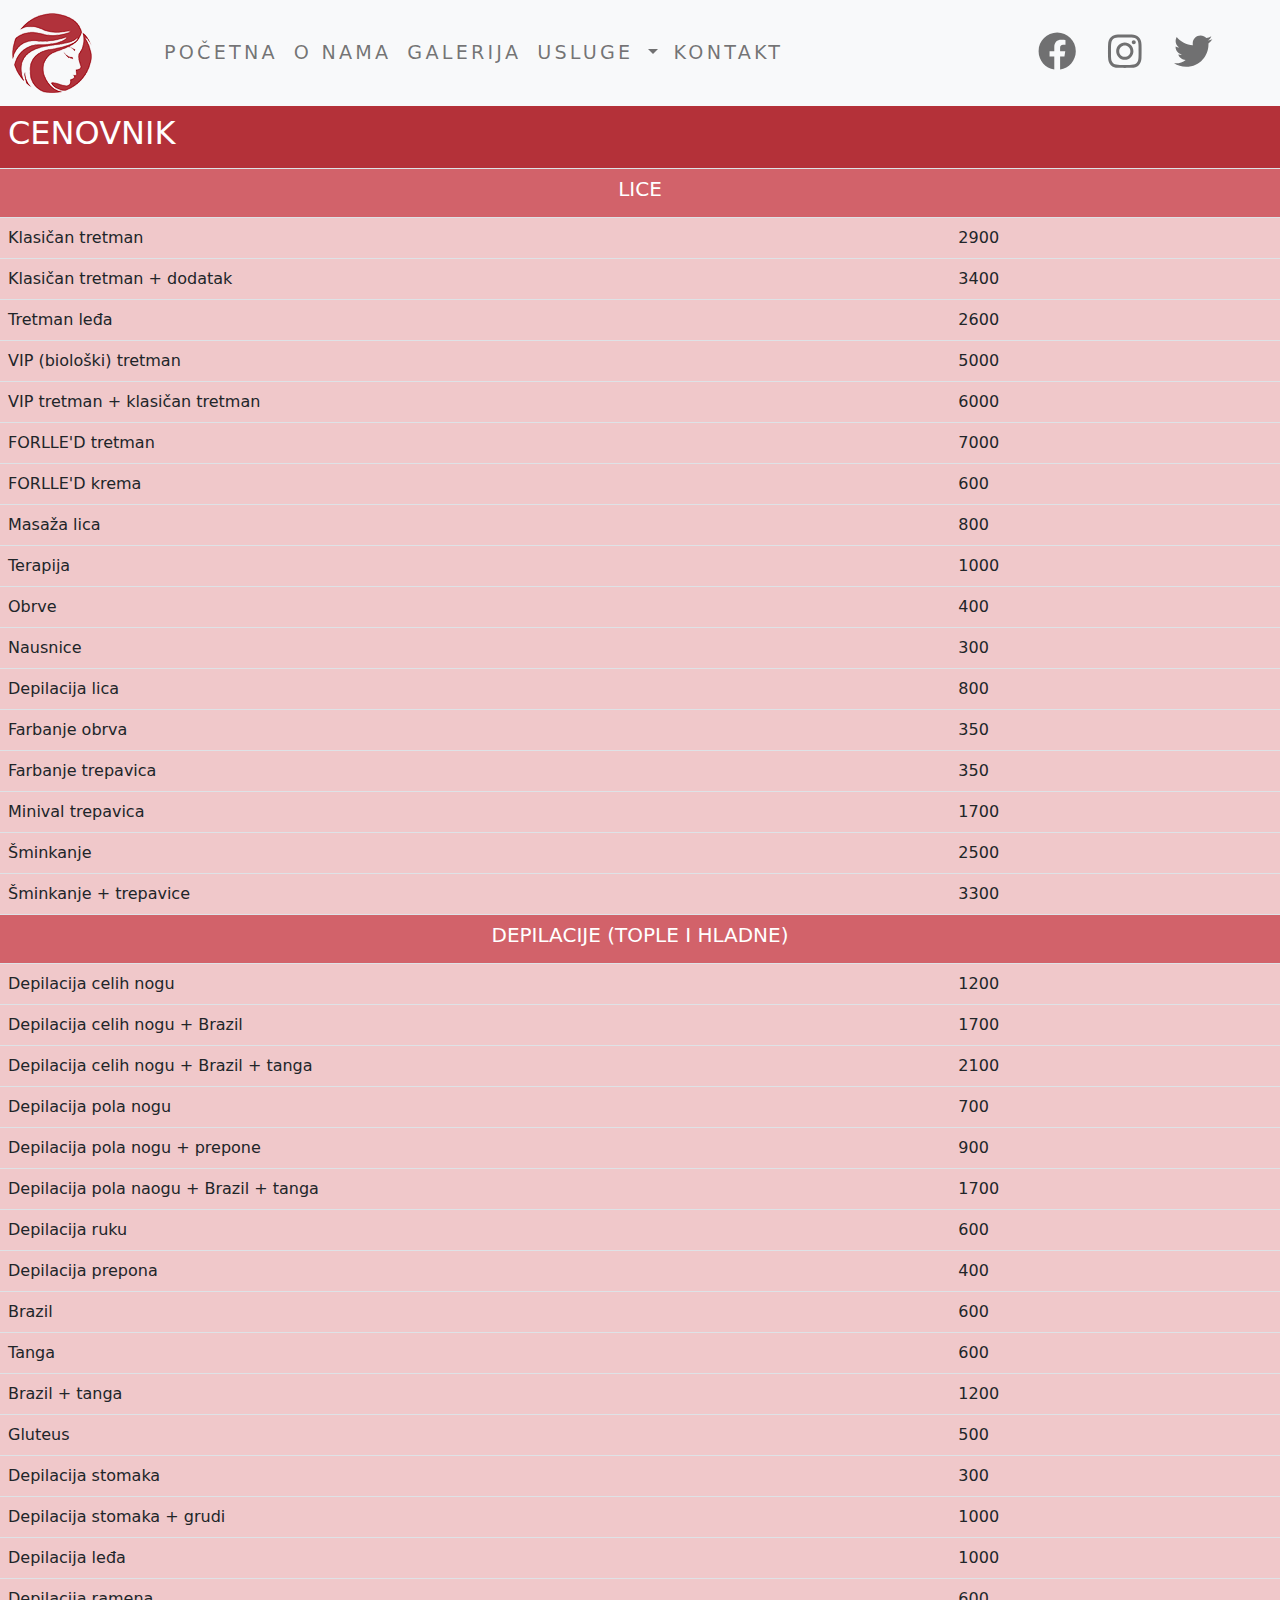
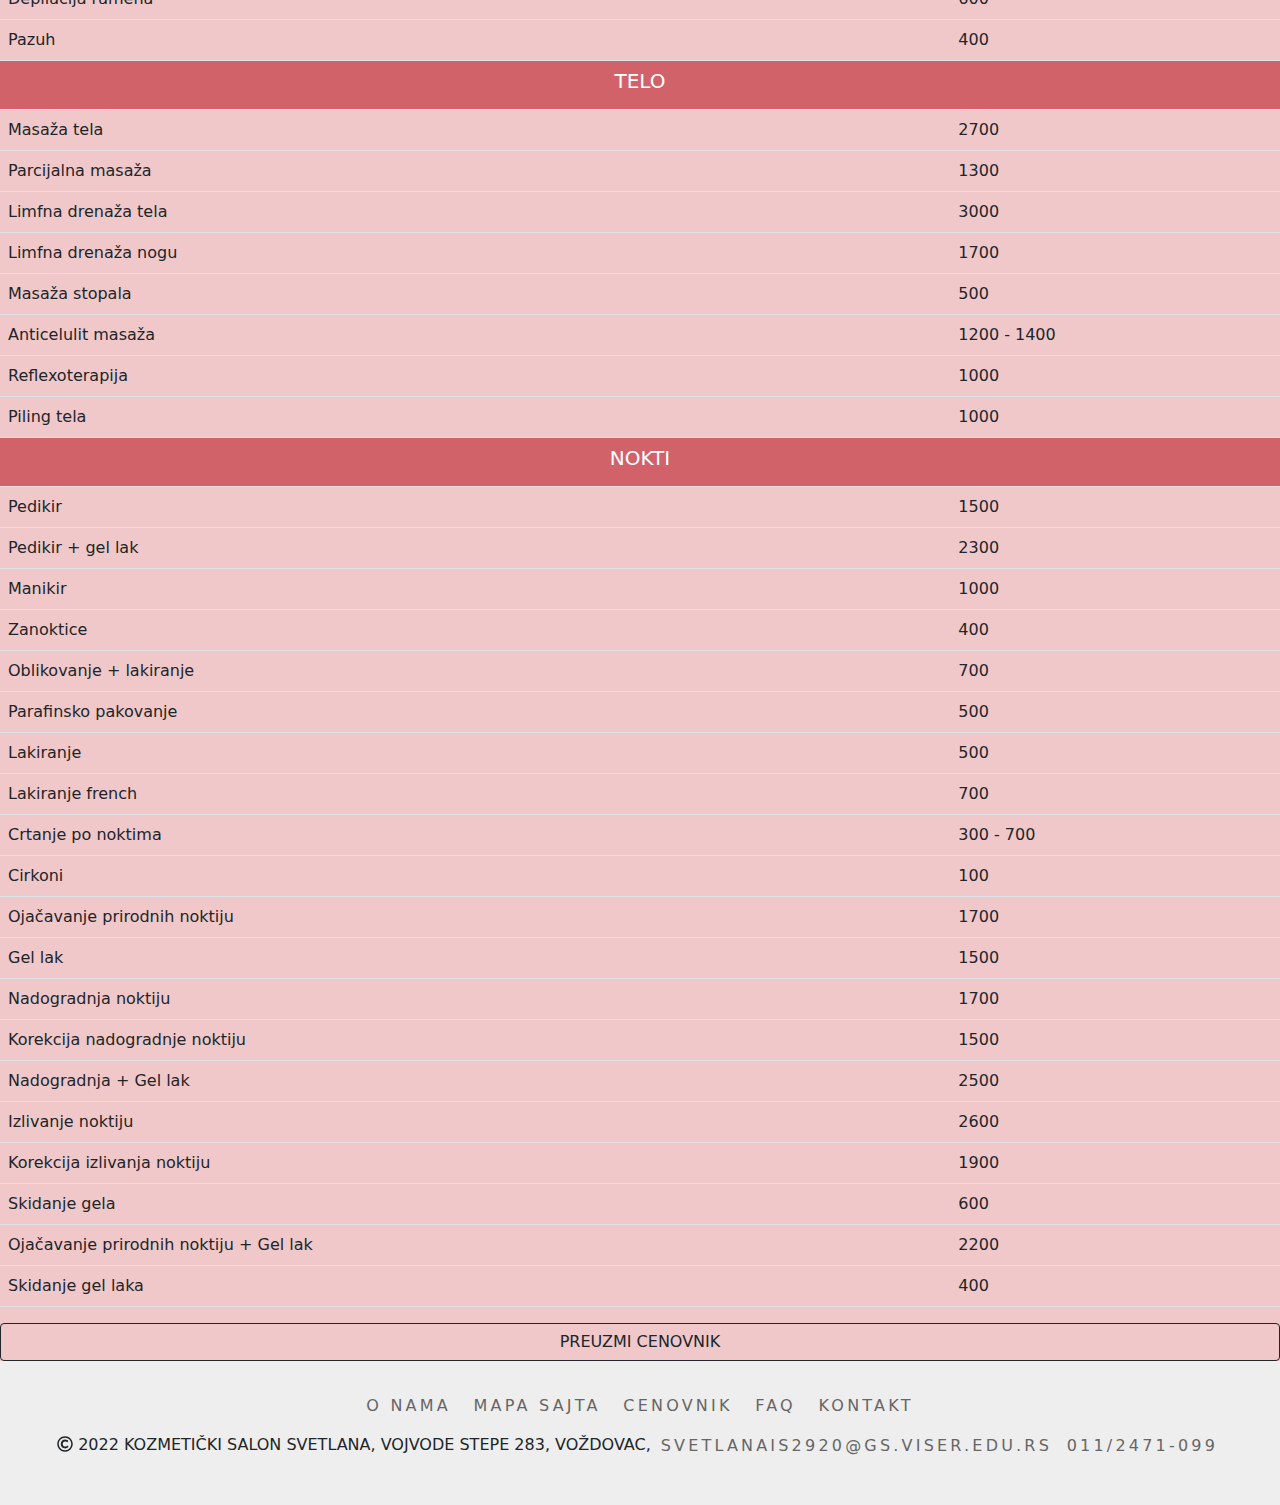
<file: cenovnik.html>
<!doctype html>
<html lang="en">
  <head>
    <!-- Required meta tags -->
    <meta charset="utf-8">
    <meta name="viewport" content="width=device-width, initial-scale=1">
    <meta name="description" content="Kozmetički salon pruža usluge depilacija, tretmana lica, piling, manikir, pedikir, masaže
    možete videti cene tretmana">
    <meta name="keywords" content="kozmeticki salon, cenovnik, depilacija, manikir, pedikir, piling, tretmani lica, vocne kiseline, cescenje lica, ultrazvucna spatula, dermapen, masaza, relaks masaza, relax, masaza kamenjem">
    <meta name="author" content="Svetlana Dudes, svetlanais2920@gs.viser.edu.rs">
    <!-- Bootstrap CSS -->
    <link href="css/bootstrap.min.css" type="text/css" rel="stylesheet">
    <link rel="stylesheet" href="css/novistil.css">
    <link rel="shortcut icon" href="slike/logo.png">
    <style>
      body{
        background-color: rgb(240, 200, 202);
  }
  
</style>
    <title>Cenovnik usluga</title>
  </head>
  <body class="d-flex flex-column min-vh-100">
    <nav class="navbar navbar-expand-lg navbar-light bg-light">
      <div class="container-fluid">
        <a class="navbar-brand" href="index.html"><img src="slike/logo1.png" alt="logo sajta"></a>
        <button class="navbar-toggler" type="button" data-bs-toggle="collapse" data-bs-target="#navbarSupportedContent" aria-controls="navbarSupportedContent" aria-expanded="false" aria-label="Toggle navigation">
          <span class="navbar-toggler-icon"></span>
        </button>
        <div class="collapse navbar-collapse" id="navbarSupportedContent">
          <ul class="navbar-nav me-auto mb-2 mb-lg-0 ms-5">
            <li class="nav-item">
              <a class="nav-link" aria-current="page" href="index.html">Početna</a>
            </li>
            <li class="nav-item">
              <a class="nav-link" href="onama.html">O nama</a>
            </li>
            <li class="nav-item">
              <a class="nav-link" href="galerija.html">Galerija</a>
            </li>
            <li class="nav-item dropdown">
              <a class="nav-link dropdown-toggle" href="#" id="navbarDropdown" role="button" data-bs-toggle="dropdown" aria-expanded="false">
                Usluge
              </a>
              <ul class="dropdown-menu" aria-labelledby="navbarDropdown">
                <li><a class="dropdown-item" href="manikir.html">Manikir i pedikir</a></li>
                <li><hr class="dropdown-divider"></li>
                <li><a class="dropdown-item" href="tretmani_lica.html">Tretmani lica</a></li>
                <li><hr class="dropdown-divider"></li>
                <li><a class="dropdown-item" href="masaze.html">Masaže</a></li>
                <li><hr class="dropdown-divider"></li>
                <li><a class="dropdown-item" href="depilacija.html">Depilacija</a></li>
              </ul>
            </li>
            
            <li class="nav-item">
              <a class="nav-link" href="kontakt.html">Kontakt</a>
            </li>
            
          </ul>
          
          <ul class="navbar-nav me-5">
            <li class="nav-item" style="padding-right: 1em;">
              <a class="nav-link" id="fb" href="https://www.facebook.com/svetlana.dudes/" target="_blank"><i class="fab fa-facebook fa-2x"></i></a>
            </li>
              <li class="nav-item" style="padding-right: 1em;">
                <a class="nav-link" id="insta" href="https://www.instagram.com/_svetlanaa_01/" target="_blank"><i class="fab fa-instagram fa-2x"></i></a>
              </li>
              <li class="nav-item">
                <a class="nav-link" id="tw" href="https://twitter.com/?lang=sr" target="_blank"><i class="fab fa-twitter fa-2x"></i></a>
              </li>
            
          </ul>
          
        </div>
      </div>
    </nav>


    <div class="table-responsive">
      <table class="table">
  
      <tr class="trhead">
      <td style="background-color: rgb(180, 49, 57); text-align: center;" colspan="2">
     <h2 style="text-align: left;text-transform: uppercase; color: white;"  >Cenovnik</h2></td></tr>
     <tr class="trhead">
      <td style="background-color: rgb(210, 98, 106); text-align: center;" colspan="2">
        <h5 style="text-align: center;color: white;" >LICE</h5>
      </td>
      </tr>
      <tr>
      <td>Klasičan tretman</td>
      <td>2900</td>
      </tr>
      <tr>
      <td>Klasičan tretman + dodatak</td>
      <td>3400</td>
      </tr>
      <tr>
      <td>Tretman leđa</td>
      <td>2600</td>
      </tr>
      <tr>
      <td>VIP (biološki) tretman</td>
      <td>5000</td>
      </tr>
      <tr>
      <td>VIP tretman + klasičan tretman</td>
      <td>6000</td>
      </tr>
      <tr>
      <td>FORLLE'D tretman</td>
      <td>7000</td>
      </tr>
      <tr>
      <td>FORLLE'D krema</td>
      <td>600</td>
      </tr>
      <tr>
      <td>Masaža lica</td>
      <td>800</td>
      </tr>
      <tr>
      <td>Terapija</td>
      <td>1000</td>
      </tr>
      <tr>
      <td>Obrve</td>
      <td>400</td>
      </tr>
      <tr>
      <td>Nausnice</td>
      <td>300</td>
      </tr>
      <tr>
      <td>Depilacija lica</td>
      <td>800</td>
      </tr>
      <tr>
      <td>Farbanje obrva</td>
      <td>350</td>
      </tr>
      <tr>
      <td>Farbanje trepavica</td>
      <td>350</td>
      </tr>
      <tr>
      <td>Minival trepavica</td>
      <td>1700</td>
      </tr>
      <tr>
      <td>Šminkanje</td>
      <td>2500</td>
      </tr>
      <tr>
      <td>Šminkanje + trepavice</td>
      <td>3300</td>
      </tr>
      <tr class="trhead">
      <td style="text-align: center;background-color: rgb(210, 98, 106);" colspan="2">
          <h5 style="color: white;">DEPILACIJE (TOPLE I HLADNE)</h5>
      </td>
      </tr>
      <tr>
      <td>Depilacija celih nogu </td>
      <td>1200</td>
      </tr>
      <tr>
      <td>Depilacija celih nogu + Brazil</td>
      <td>1700</td>
      </tr>
      <tr>
      <td>Depilacija celih nogu + Brazil + tanga </td>
      <td>2100</td>
      </tr>
      <tr>
      <td>Depilacija pola nogu</td>
      <td>700</td>
      </tr>
      <tr>
      <td>Depilacija pola nogu + prepone</td>
      <td>900</td>
      </tr>
      <tr>
      <td>Depilacija pola naogu + Brazil + tanga</td>
      <td>1700</td>
      </tr>
      <tr>
      <td>Depilacija ruku</td>
      <td>600</td>
      </tr>
      <tr>
      <td>Depilacija prepona</td>
      <td>400</td>
      </tr>
      <tr>
      <td>Brazil</td>
      <td>600</td>
      </tr>
      <tr>
      <td>Tanga</td>
      <td>600</td>
      </tr>
      <tr>
      <td>Brazil + tanga</td>
      <td>1200</td>
      </tr>
      <tr>
      <td>Gluteus</td>
      <td>500</td>
      </tr>
      <tr>
      <td>Depilacija stomaka</td>
      <td>300</td>
      </tr>
      <tr>
      <td>Depilacija stomaka + grudi</td>
      <td>1000</td>
      </tr>
      <tr>
      <td>Depilacija leđa</td>
      <td>1000</td>
      </tr>
      <tr>
      <td>Depilacija ramena</td>
      <td>600</td>
      </tr>
      <tr>
      <td>Pazuh</td>
      <td>400</td>
      </tr>
      <tr class="trhead">
      <td style="text-align: center;background-color: rgb(210, 98, 106)" colspan="2">
          <h5 style="color: white;">TELO</h5>
      </td>
      </tr>
      <tr>
      <td>Masaža tela</td>
      <td>2700</td>
      </tr>
      <tr>
      <td>Parcijalna masaža </td>
      <td>1300</td>
      </tr>
      <tr>
      <td>Limfna drenaža tela</td>
      <td>3000</td>
      </tr>
      <tr>
      <td>Limfna drenaža nogu</td>
      <td>1700</td>
      </tr>
      <tr>
      <td>Masaža stopala</td>
      <td>500</td>
      </tr>
      <tr>
      <td>Anticelulit masaža</td>
      <td>1200 - 1400</td>
      </tr>
      <tr>
      <td>Reflexoterapija</td>
      <td>1000</td>
      </tr>
      <tr>
      <td>Piling tela</td>
      <td>1000</td>
      </tr>
      <tr class="trhead">
      <td style="text-align: center;background-color: rgb(210, 98, 106)" colspan="2">
          <h5 style="color: white;">NOKTI</h5>
      </td>
      </tr>
      <tr>
      <td>Pedikir</td>
      <td>1500</td>
      </tr>
      <tr>
      <td>Pedikir + gel lak</td>
      <td>2300</td>
      </tr>
      <tr>
      <td>Manikir</td>
      <td>1000</td>
      </tr>
      <tr>
      <td>Zanoktice</td>
      <td>400</td>
      </tr>
      <tr>
      <td>Oblikovanje + lakiranje</td>
      <td>700</td>
      </tr>
      <tr>
      <td>Parafinsko pakovanje</td>
      <td>500</td>
      </tr>
      <tr>
      <td>Lakiranje</td>
      <td>500</td>
      </tr>
      <tr>
      <td>Lakiranje french</td>
      <td>700</td>
      </tr>
      <tr>
      <td>Crtanje po noktima</td>
      <td>300 - 700</td>
      </tr>
      <tr>
      <td>Cirkoni</td>
      <td>100</td>
      </tr>
      <tr>
      <td>Ojačavanje prirodnih noktiju</td>
      <td>1700</td>
      </tr>
      <tr>
      <td>Gel lak</td>
      <td>1500</td>
      </tr>
      <tr>
      <td>Nadogradnja noktiju</td>
      <td>1700</td>
      </tr>
      <tr>
      <td>Korekcija nadogradnje noktiju</td>
      <td>1500</td>
      </tr>
      <tr>
      <td>Nadogradnja + Gel lak</td>
      <td>2500</td>
      </tr>
      <tr>
      <td>Izlivanje noktiju</td>
      <td>2600</td>
      </tr>
      <tr>
      <td>Korekcija izlivanja noktiju</td>
      <td>1900</td>
      </tr>
      <tr>
      <td>Skidanje gela</td>
      <td>600</td>
      </tr>
      <tr>
      <td>Ojačavanje prirodnih noktiju + Gel lak</td>
      <td>2200</td>
      </tr>
      <tr>
      <td>Skidanje gel laka</td>
      <td>400</td>
      </tr>
      
      </table> 
      <div class="d-grid gap-2">
        <a class="btn btn-outline-dark" href="cenovnik.pdf" target="_blank" role="button">PREUZMI CENOVNIK</a>
      </div>
      </div> 
     
      <footer class="mt-auto">
      <div class="row text-center">
          <div class="col-12">
              <ul class="list-inline">
                  <li class="list-inline-item"><a href="onama.html">O nama</a></li>
                  <li class="list-inline-item"><a href="mapasajta.html">Mapa sajta</a></li>
                  <li class="list-inline-item"><a href="cenovnik.html">Cenovnik</a></li>
                  <li class="list-inline-item"><a href="faq.html">FAQ</a></li>
                  <li class="list-inline-item"><a href="kontakt.html">Kontakt</a></li>
              </ul>
              <p>
                  <i class="far fa-copyright" aria-hidden="true"></i> 2022 Kozmetički salon Svetlana,
                  Vojvode Stepe 283, Voždovac, <a href="mailto: svetlanais2920@gs.viser.edu.rs">svetlanais2920@gs.viser.edu.rs</a>
                  <a href="tel:+11-2471-099">011/2471-099</a>
              </p>
          </div>
      </div>
  </footer>

    <!-- Optional JavaScript; choose one of the two! -->

    <!-- Option 1: Bootstrap Bundle with Popper -->
    <script src="js/bootstrap.bundle.min.js" ></script>
    <script src="js/all.min.js"></script>

    <!-- Option 2: Separate Popper and Bootstrap JS -->
    <!--
    <script src="https://cdn.jsdelivr.net/npm/@popperjs/core@2.10.2/dist/umd/popper.min.js" integrity="sha384-7+zCNj/IqJ95wo16oMtfsKbZ9ccEh31eOz1HGyDuCQ6wgnyJNSYdrPa03rtR1zdB" crossorigin="anonymous"></script>
    <script src="https://cdn.jsdelivr.net/npm/bootstrap@5.1.3/dist/js/bootstrap.min.js" integrity="sha384-QJHtvGhmr9XOIpI6YVutG+2QOK9T+ZnN4kzFN1RtK3zEFEIsxhlmWl5/YESvpZ13" crossorigin="anonymous"></script>
    -->
  </body>
</html>
</file>
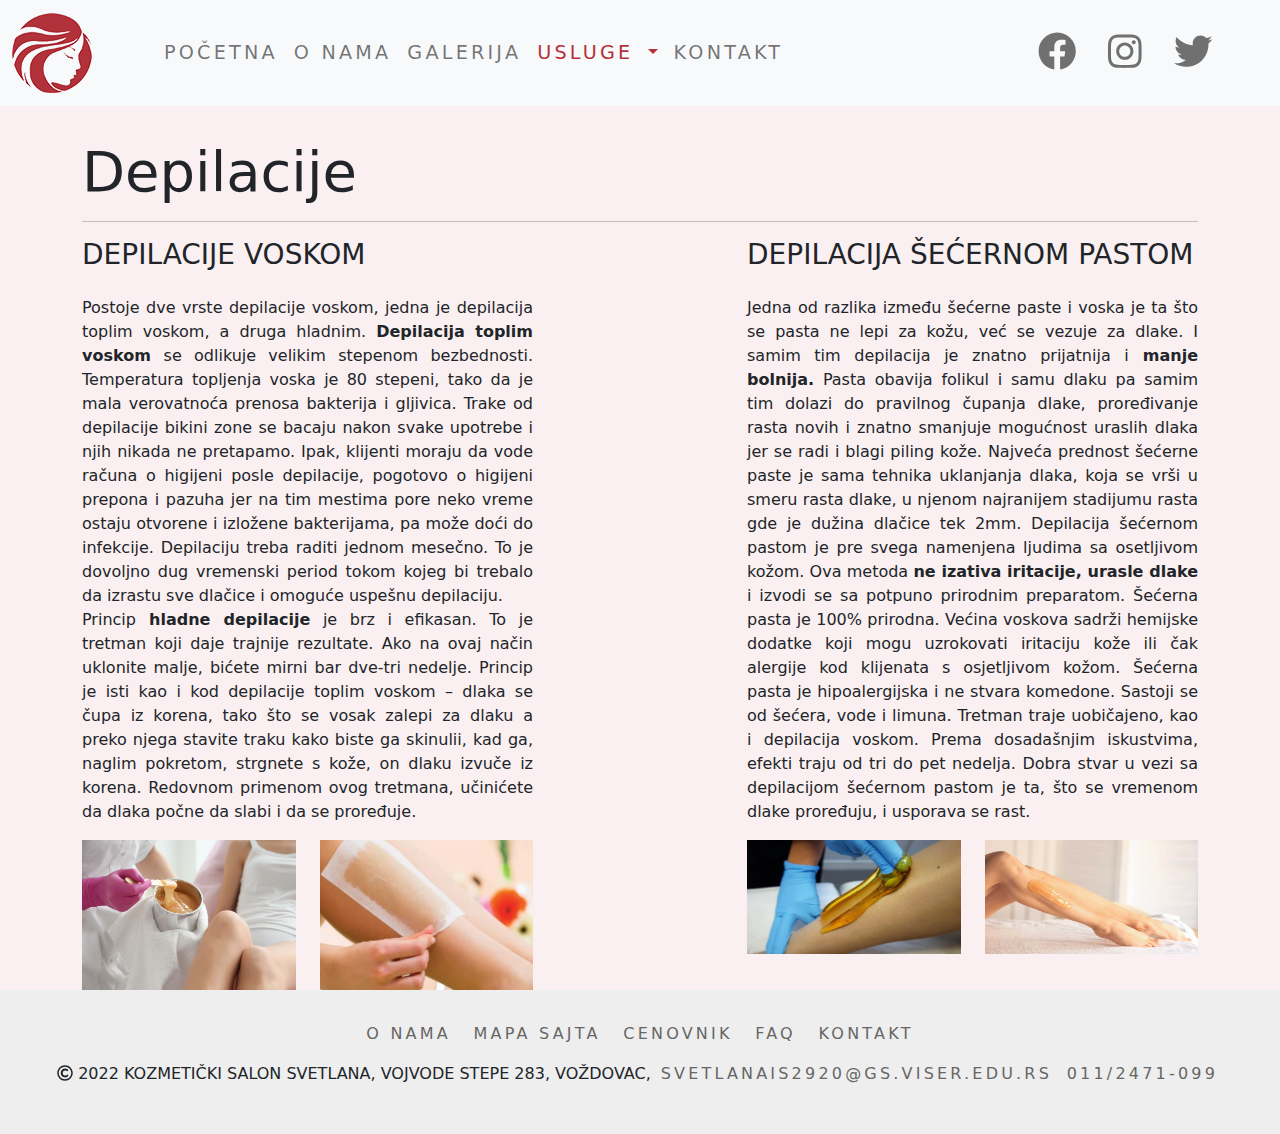
<file: depilacija.html>
<!doctype html>
<html lang="en">
  <head>
    <!-- Required meta tags -->
    <meta charset="utf-8">
    <meta name="viewport" content="width=device-width, initial-scale=1">
    <meta name="description" content="Kozmetički salon pruža usluge depilacija, kako hladnik tako i toplim voskom, kao i šećernom pastom">
    <meta name="keywords" content="kozmeticki salon, depilacija, topli vosak, hladni vosak, šećerna pasta">
    <meta name="author" content="Svetlana Dudes, svetlanais2920@gs.viser.edu.rs">
    <!-- Bootstrap CSS -->
    <link href="css/bootstrap.min.css" type="text/css" rel="stylesheet">
    <link rel="stylesheet" href="css/novistil.css">
    <link rel="shortcut icon" href="slike/logo.png">
    
    <title>Depilacije</title>
  </head>
  <body style="background-color: rgb(251, 240, 241);" class="d-flex flex-column min-vh-100">
    <nav class="navbar navbar-expand-lg navbar-light bg-light">
      <div class="container-fluid">
        <a class="navbar-brand" href="index.html"><img src="slike/logo1.png" alt="logo sajta"></a>
        <button class="navbar-toggler" type="button" data-bs-toggle="collapse" data-bs-target="#navbarSupportedContent" aria-controls="navbarSupportedContent" aria-expanded="false" aria-label="Toggle navigation">
          <span class="navbar-toggler-icon"></span>
        </button>
        <div class="collapse navbar-collapse" id="navbarSupportedContent">
          <ul class="navbar-nav me-auto mb-2 mb-lg-0 ms-5">
            <li class="nav-item">
              <a class="nav-link" aria-current="page" href="index.html">Početna</a>
            </li>
            <li class="nav-item">
              <a class="nav-link" href="onama.html">O nama</a>
            </li>
            <li class="nav-item">
              <a class="nav-link" href="galerija.html">Galerija</a>
            </li>
            <li class="nav-item dropdown">
              <a class="nav-link active dropdown-toggle" href="#" id="navbarDropdown" role="button" data-bs-toggle="dropdown" aria-expanded="false">
                Usluge
              </a>
              <ul class="dropdown-menu" aria-labelledby="navbarDropdown">
                <li><a class="dropdown-item" href="manikir.html">Manikir i pedikir</a></li>
                <li><hr class="dropdown-divider"></li>
                <li><a class="dropdown-item" href="tretmani_lica.html">Tretmani lica</a></li>
                <li><hr class="dropdown-divider"></li>
                <li><a class="dropdown-item" href="masaze.html">Masaže</a></li>
                <li><hr class="dropdown-divider"></li>
                <li><a class="dropdown-item" href="depilacija.html">Depilacija</a></li>
              </ul>
            </li>
            
            <li class="nav-item">
              <a class="nav-link" href="kontakt.html">Kontakt</a>
            </li>
            
          </ul>
          
          <ul class="navbar-nav me-5">
            <li class="nav-item" style="padding-right: 1em;">
              <a class="nav-link" id="fb" href="https://www.facebook.com/svetlana.dudes/" target="_blank"><i class="fab fa-facebook fa-2x"></i></a>
            </li>
              <li class="nav-item" style="padding-right: 1em;">
                <a class="nav-link" id="insta" href="https://www.instagram.com/_svetlanaa_01/" target="_blank"><i class="fab fa-instagram fa-2x"></i></a>
              </li>
              <li class="nav-item">
                <a class="nav-link" id="tw" href="https://twitter.com/?lang=sr" target="_blank"><i class="fab fa-twitter fa-2x"></i></a>
              </li>
            
          </ul>
          
        </div>
      </div>
    </nav>


    <section id="about promo">
    <div class="container">
      <h1 class="display-4">Depilacije</h1><hr>
      <div class="row justify-content-between">
        <div class="col-md-5">
            <h3 class="mb-4">DEPILACIJE VOSKOM</h3>
         
          <p style="text-align: justify; "> Postoje dve vrste depilacije voskom, jedna je depilacija toplim voskom, a druga hladnim.
            <strong> Depilacija toplim voskom </strong>se odlikuje velikim stepenom bezbednosti. Temperatura topljenja voska je 80 stepeni, 
            tako da je mala verovatnoća prenosa bakterija i gljivica. Trake od depilacije bikini zone se bacaju nakon svake upotrebe i 
            njih nikada ne pretapamo. Ipak, klijenti moraju da vode računa o higijeni posle depilacije, pogotovo  o higijeni prepona i 
            pazuha jer na tim mestima pore neko vreme ostaju otvorene i izložene bakterijama, pa može doći do infekcije. 
            Depilaciju treba raditi jednom mesečno.
             To je dovoljno dug vremenski period tokom kojeg bi trebalo da izrastu sve dlačice i omoguće uspešnu depilaciju.
             <br>
             Princip<strong> hladne depilacije</strong> je brz i efikasan. To je tretman koji daje trajnije rezultate. 
             Ako na ovaj način uklonite malje, bićete mirni bar dve-tri nedelje.
             Princip je isti kao i kod depilacije toplim voskom – dlaka se čupa iz korena, tako što se vosak zalepi za dlaku 
             a preko njega stavite traku kako biste ga skinulii, kad ga, 
             naglim pokretom, strgnete s kože, on dlaku izvuče iz korena. 
             Redovnom primenom ovog tretmana, učinićete da dlaka počne da slabi i da se proređuje.
             </p> 
             
      <div class="row justify-content-between">
          <div class="col-md-6 mb-2">
            <img src="slike/topli.jpg" alt="Topli vosak" style="width:100%; height: 110%;">
          </div>
          <div class="col-md-6 mb-2">
            <img src="slike/hladna.jpg" alt="Depilacija hladnim voskom" style="width:100%; height: 110%; ">
          </div>
      </div>
    </div>



        <div class="col-md-5" >
            
            <h3 class="mb-4">DEPILACIJA ŠEĆERNOM PASTOM</h3>
            <p style="text-align: justify;"> Jedna od razlika između šećerne paste i voska je ta što se pasta ne lepi za kožu, 
                već se vezuje za dlake. I samim tim depilacija je znatno prijatnija i<strong> manje bolnija.</strong> Pasta obavija folikul i samu dlaku 
                pa samim tim dolazi do pravilnog čupanja dlake, proređivanje rasta novih i znatno smanjuje mogućnost uraslih dlaka 
                jer se radi i blagi piling kože. Najveća prednost šećerne paste je sama tehnika uklanjanja dlaka, koja se vrši u smeru rasta 
                dlake, u njenom najranijem stadijumu rasta gde je dužina dlačice tek 2mm. Depilacija šećernom pastom je pre svega namenjena
                 ljudima sa osetljivom kožom. Ova metoda <strong>ne izativa iritacije, urasle dlake </strong>i izvodi se sa potpuno prirodnim preparatom. 
                 Šećerna pasta je 100% prirodna. Većina voskova sadrži hemijske dodatke koji mogu uzrokovati iritaciju kože ili čak 
                 alergije kod klijenata s osjetljivom kožom. Šećerna pasta je hipoalergijska i ne stvara komedone. Sastoji se od šećera, vode i limuna.
                 Tretman traje uobičajeno, kao i depilacija voskom.


                Prema dosadašnjim iskustvima, efekti traju od tri do pet nedelja. Dobra stvar u vezi sa depilacijom šećernom pastom je ta,
                 što se vremenom dlake proređuju, i usporava se rast.
            </p> 
            <div class="row justify-content-between">
                <div class="col-md-6 mb-2">
                  <img src="slike/secerna.jpg" alt="Šećerna pasta - skidanje" style="width:100%; height: 80%;">
                </div>
                <div class="col-md-6 mb-2">
                  <img src="slike/šećernapasta.jpg" alt="Šećerna pasta - mazanje" style="width:100%; height: 80%; ">
                </div>
            </div>

        </div>
     


      </div>


    </div>
    </section>


    
 
    <footer class="mt-auto">
      <div class="row text-center">
          <div class="col-12">
              <ul class="list-inline">
                  <li class="list-inline-item"><a href="onama.html">O nama</a></li>
                  <li class="list-inline-item"><a href="mapasajta.html">Mapa sajta</a></li>
                  <li class="list-inline-item"><a href="cenovnik.html">Cenovnik</a></li>
                  <li class="list-inline-item"><a href="faq.html">FAQ</a></li>
                  <li class="list-inline-item"><a href="kontakt.html">Kontakt</a></li>
              </ul>
              <p>
                  <i class="far fa-copyright" aria-hidden="true"></i> 2022 Kozmetički salon Svetlana,
                  Vojvode Stepe 283, Voždovac, <a href="mailto: svetlanais2920@gs.viser.edu.rs">svetlanais2920@gs.viser.edu.rs</a>
                  <a href="tel:+11-2471-099">011/2471-099</a>
              </p>
          </div>
      </div>
  </footer>

    <!-- Optional JavaScript; choose one of the two! -->

    <!-- Option 1: Bootstrap Bundle with Popper -->
    <script src="js/bootstrap.bundle.min.js" ></script>
    <script src="js/all.min.js"></script>

    <!-- Option 2: Separate Popper and Bootstrap JS -->
    <!--
    <script src="https://cdn.jsdelivr.net/npm/@popperjs/core@2.10.2/dist/umd/popper.min.js" integrity="sha384-7+zCNj/IqJ95wo16oMtfsKbZ9ccEh31eOz1HGyDuCQ6wgnyJNSYdrPa03rtR1zdB" crossorigin="anonymous"></script>
    <script src="https://cdn.jsdelivr.net/npm/bootstrap@5.1.3/dist/js/bootstrap.min.js" integrity="sha384-QJHtvGhmr9XOIpI6YVutG+2QOK9T+ZnN4kzFN1RtK3zEFEIsxhlmWl5/YESvpZ13" crossorigin="anonymous"></script>
    -->
  </body>
</html>
</file>
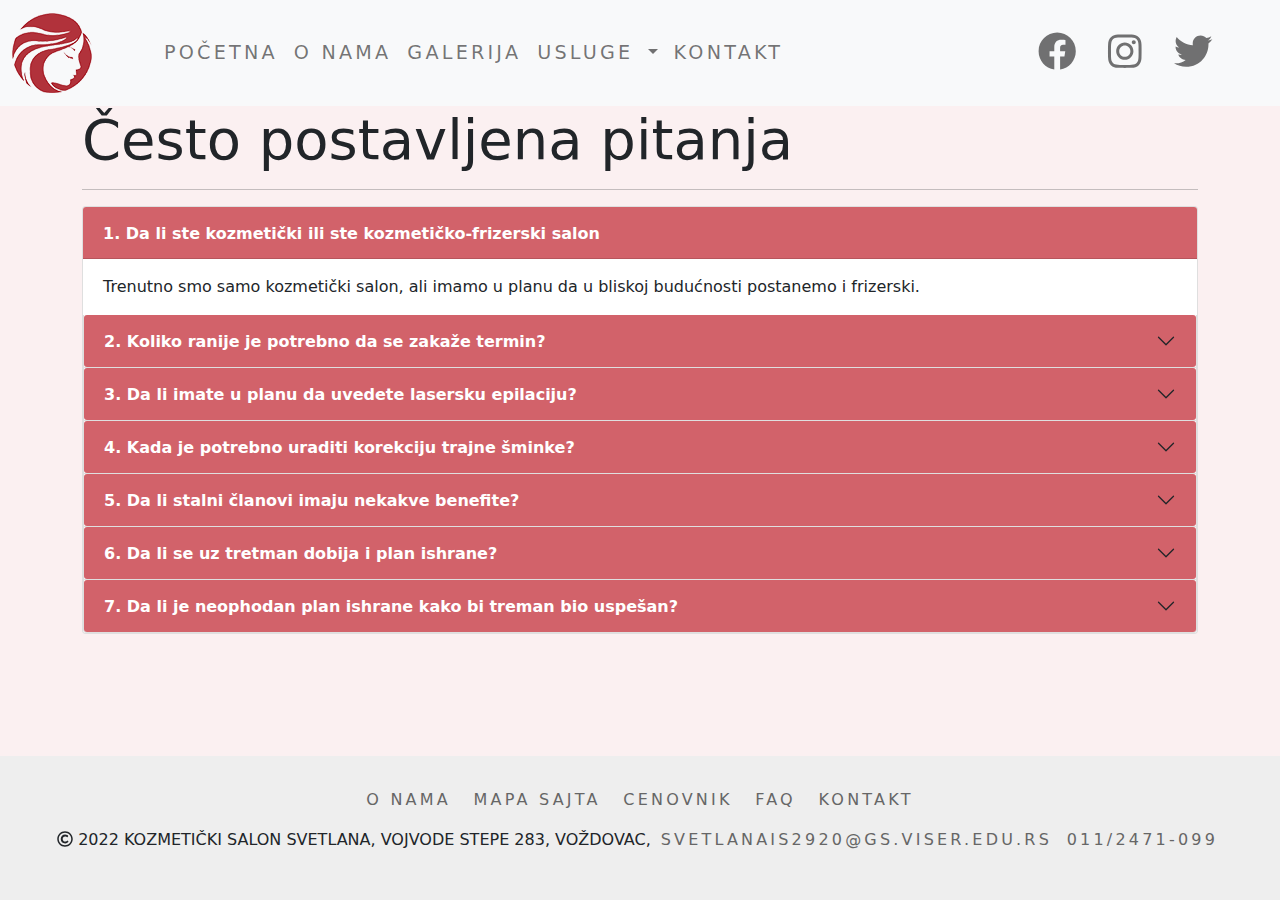
<file: faq.html>
<!doctype html>
<html lang="en">
  <head>
    <!-- Required meta tags -->
    <meta charset="utf-8">
    <meta name="viewport" content="width=device-width, initial-scale=1">
    <meta name="description" content="Kozmetički salon pruža usluge depilacija, tretmana lica, piling, manikir, pedikir, masaže.
    Česta pitanja">
    <meta name="keywords" content="kozmeticki salon, pitanja, epilacija, lokacija, ishrana">
    <meta name="author" content="Svetlana Dudes, svetlanais2920@gs.viser.edu.rs">
    <!-- Bootstrap CSS -->
    <link href="css/bootstrap.min.css" type="text/css" rel="stylesheet">
    <link rel="stylesheet" href="css/novistil.css">
    <link rel="shortcut icon" href="slike/logo.png">
<style>
.accordion-button:link, .accordion-button:visited, .accordion-button:hover, .accordion-button:focus ,.accordion-button:active  {
  background-color:rgb(180, 49, 57) !important;
    color:#FFF !important;
    text-decoration: none !important;
     border: hidden !important;
  }
.accordion-button{
  background-color: rgb(210, 98, 106) !important;
  color: white !important;
  
}
.accordion-button:focus {
 box-shadow: 0 0 0 0.25rem rgb(13 110 253 / 0%);
 border-color: #FFF !important;
}

.accordion-button:not(.collapsed) {
  color: red;
  background-color: #e7f1ff;
  box-shadow: inset 0 -1px 0 rgba(0, 0, 0, 0.125);
}

.accordion-button:not(.collapsed)::after {
  background-image: none ;
  transform: rotate(-180deg);
}


</style>
    <title>Često postavljena pitanja</title>
  </head>
  <body style="background-color: rgb(251, 240, 241);" class="d-flex flex-column min-vh-100">
    <nav class="navbar navbar-expand-lg navbar-light bg-light">
      <div class="container-fluid">
        <a class="navbar-brand" href="index.html"><img src="slike/logo1.png" alt="logo sajta"></a>
        <button class="navbar-toggler" type="button" data-bs-toggle="collapse" data-bs-target="#navbarSupportedContent" aria-controls="navbarSupportedContent" aria-expanded="false" aria-label="Toggle navigation">
          <span class="navbar-toggler-icon"></span>
        </button>
        <div class="collapse navbar-collapse" id="navbarSupportedContent">
          <ul class="navbar-nav me-auto mb-2 mb-lg-0 ms-5">
            <li class="nav-item">
              <a class="nav-link" aria-current="page" href="index.html">Početna</a>
            </li>
            <li class="nav-item">
              <a class="nav-link" href="onama.html">O nama</a>
            </li>
            <li class="nav-item">
              <a class="nav-link" href="galerija.html">Galerija</a>
            </li>
            <li class="nav-item dropdown">
              <a class="nav-link dropdown-toggle" href="#" id="navbarDropdown" role="button" data-bs-toggle="dropdown" aria-expanded="false">
                Usluge
              </a>
              <ul class="dropdown-menu" aria-labelledby="navbarDropdown">
                <li><a class="dropdown-item" href="manikir.html">Manikir i pedikir</a></li>
                <li><hr class="dropdown-divider"></li>
                <li><a class="dropdown-item" href="tretmani_lica.html">Tretmani lica</a></li>
                <li><hr class="dropdown-divider"></li>
                <li><a class="dropdown-item" href="masaze.html">Masaže</a></li>
                <li><hr class="dropdown-divider"></li>
                <li><a class="dropdown-item" href="depilacija.html">Depilacija</a></li>
              </ul>
            </li>
            <li class="nav-item">
              <a class="nav-link" href="kontakt.html">Kontakt</a>
            </li>
          </ul>
          <ul class="navbar-nav me-5">
            <li class="nav-item" style="padding-right: 1em;">
              <a class="nav-link" id="fb" href="https://www.facebook.com/svetlana.dudes/" target="_blank"><i class="fab fa-facebook fa-2x"></i></a>
            </li>
              <li class="nav-item" style="padding-right: 1em;">
                <a class="nav-link" id="insta" href="https://www.instagram.com/_svetlanaa_01/" target="_blank"><i class="fab fa-instagram fa-2x"></i></a>
              </li>
              <li class="nav-item">
                <a class="nav-link" id="tw" href="https://twitter.com/?lang=sr" target="_blank"><i class="fab fa-twitter fa-2x"></i></a>
              </li>
            
          </ul>
        </div>
      </div>
    </nav>

    <div class="container">
        <h2 class="display-4"> Često postavljena pitanja </h2>
        <hr>
        <div class="accordion" id="accordionExample">
            <div class="accordion-item">
              <h2 class="accordion-header" id="headingOne">
                <button class="accordion-button" type="button" data-bs-toggle="collapse" data-bs-target="#collapseOne" aria-expanded="true" aria-controls="collapseOne">
                  <strong> 1. Da li ste kozmetički ili ste kozmetičko-frizerski salon</strong>
                </button>
              </h2>
              <div id="collapseOne" class="accordion-collapse collapse show" aria-labelledby="headingOne" data-bs-parent="#accordionExample">
                <div class="accordion-body">
                  Trenutno smo samo kozmetički salon, ali imamo u planu da u bliskoj budućnosti postanemo i frizerski.
              </div>
            </div>
            <div class="accordion-item">
              <h2 class="accordion-header" id="headingTwo">
                <button class="accordion-button collapsed" type="button" data-bs-toggle="collapse" data-bs-target="#collapseTwo" aria-expanded="false" aria-controls="collapseTwo">
                 <strong> 2. Koliko ranije je potrebno da se zakaže termin?</strong>
                </button>
              </h2>
              <div id="collapseTwo" class="accordion-collapse collapse" aria-labelledby="headingTwo" data-bs-parent="#accordionExample">
                <div class="accordion-body">U principu zavisi od tretmana, ali dovoljno je nedelju dana ranije ukoliko želite da budete sigurni da će biti slobodnog termina.
                </div>
              </div>
            </div>
            <div class="accordion-item">
              <h2 class="accordion-header" id="headingThree">
                <button class="accordion-button collapsed" type="button" data-bs-toggle="collapse" data-bs-target="#collapseThree" aria-expanded="false" aria-controls="collapseThree">
                  <strong>3. Da li imate u planu da uvedete lasersku epilaciju?</strong>
                </button>
              </h2>
              <div id="collapseThree" class="accordion-collapse collapse" aria-labelledby="headingThree" data-bs-parent="#accordionExample">
                <div class="accordion-body">
                  Trenutno radimo samo depilacije i to šećernom pastom, toplim i hladnim voskom. Imamo u planu da od Nove godine uvedemo lasersku epilaciju. </div>
              </div>
            </div>
            <div class="accordion-item">
                <h2 class="accordion-header" id="headingFour">
                  <button class="accordion-button collapsed" type="button" data-bs-toggle="collapse" data-bs-target="#collapseFour" aria-expanded="false" aria-controls="collapseFour">
                  <strong> 4. Kada je potrebno uraditi korekciju trajne šminke?</strong> 
                  </button>
                </h2>
                <div id="collapseFour" class="accordion-collapse collapse" aria-labelledby="headingFour" data-bs-parent="#accordionExample">
                  <div class="accordion-body">
                    Preporučljivo je raditi korekciju na svakih 8-12 meseci, u zavisnosti od nege, kao i stanja kože.
                  </div>
                </div>
              </div>
              <div class="accordion-item">
                <h2 class="accordion-header" id="headingFive">
                  <button class="accordion-button collapsed" type="button" data-bs-toggle="collapse" data-bs-target="#collapseFive" aria-expanded="false" aria-controls="collapseFive">
                  <strong> 5. Da li stalni članovi imaju nekakve benefite?</strong>
                  </button>
                </h2>
                <div id="collapseFive" class="accordion-collapse collapse" aria-labelledby="headingFive" data-bs-parent="#accordionExample">
                  <div class="accordion-body">
                    Ukoliko korekciju manikira radite na 2-3 nedelje, ostvarujete popust od 20%, a na redovne tretmane lica popust od 10%.
                  </div>
                </div>
              </div>
              <div class="accordion-item">
                <h2 class="accordion-header" id="headingSix">
                  <button class="accordion-button collapsed" type="button" data-bs-toggle="collapse" data-bs-target="#collapseSix" aria-expanded="false" aria-controls="collapseSix">
                   <strong> 6. Da li se uz tretman dobija i plan ishrane?</strong>
                  </button>
                </h2>
                <div id="collapseSix" class="accordion-collapse collapse" aria-labelledby="headingSix" data-bs-parent="#accordionExample">
                  <div class="accordion-body">
                    Ne. Dobijaju se preporuke koje namirnice je potrebno unositi u većoj količini, a koje u manjoj.
                  </div>
                </div>
              </div>
              <div class="accordion-item">
                <h2 class="accordion-header" id="headingSeven">
                  <button class="accordion-button collapsed" type="button" data-bs-toggle="collapse" data-bs-target="#collapseSeven" aria-expanded="false" aria-controls="collapseSeven">
                   <strong> 7. Da li je neophodan plan ishrane kako bi treman bio uspešan?</strong>
                  </button>
                </h2>
                <div id="collapseSeven" class="accordion-collapse collapse" aria-labelledby="headingSeven" data-bs-parent="#accordionExample">
                  <div class="accordion-body">
                    Plan ishrane nije presudan, ali je veoma bitan faktor iz razloga što unošenje viška masti i kalorija može dovesti do umanjenja željenih rezultata.
                  </div>
                </div>
              </div>
                  </div>
                </div>
              </div>
          </div>
    </div>
    
    
    <footer class="mt-auto">
      <div class="row text-center">
          <div class="col-12">
              <ul class="list-inline">
                  <li class="list-inline-item"><a href="onama.html">O nama</a></li>
                  <li class="list-inline-item"><a href="mapasajta.html">Mapa sajta</a></li>
                  <li class="list-inline-item"><a href="cenovnik.html">Cenovnik</a></li>
                  <li class="list-inline-item"><a href="faq.html">FAQ</a></li>
                  <li class="list-inline-item"><a href="kontakt.html">Kontakt</a></li>
              </ul>
              <p>
                  <i class="far fa-copyright" aria-hidden="true"></i> 2022 Kozmetički salon Svetlana,
                  Vojvode Stepe 283, Voždovac, <a href="mailto: svetlanais2920@gs.viser.edu.rs">svetlanais2920@gs.viser.edu.rs</a>
                  <a href="tel:+11-2471-099">011/2471-099</a>
              </p>
          </div>
      </div>
  </footer>

    <!-- Optional JavaScript; choose one of the two! -->

    <!-- Option 1: Bootstrap Bundle with Popper -->
    <script src="js/bootstrap.bundle.min.js" ></script>
    <script src="js/all.min.js"></script>

    <!-- Option 2: Separate Popper and Bootstrap JS -->
    <!--
    <script src="https://cdn.jsdelivr.net/npm/@popperjs/core@2.10.2/dist/umd/popper.min.js" integrity="sha384-7+zCNj/IqJ95wo16oMtfsKbZ9ccEh31eOz1HGyDuCQ6wgnyJNSYdrPa03rtR1zdB" crossorigin="anonymous"></script>
    <script src="https://cdn.jsdelivr.net/npm/bootstrap@5.1.3/dist/js/bootstrap.min.js" integrity="sha384-QJHtvGhmr9XOIpI6YVutG+2QOK9T+ZnN4kzFN1RtK3zEFEIsxhlmWl5/YESvpZ13" crossorigin="anonymous"></script>
    -->
  </body>
</html>
</file>
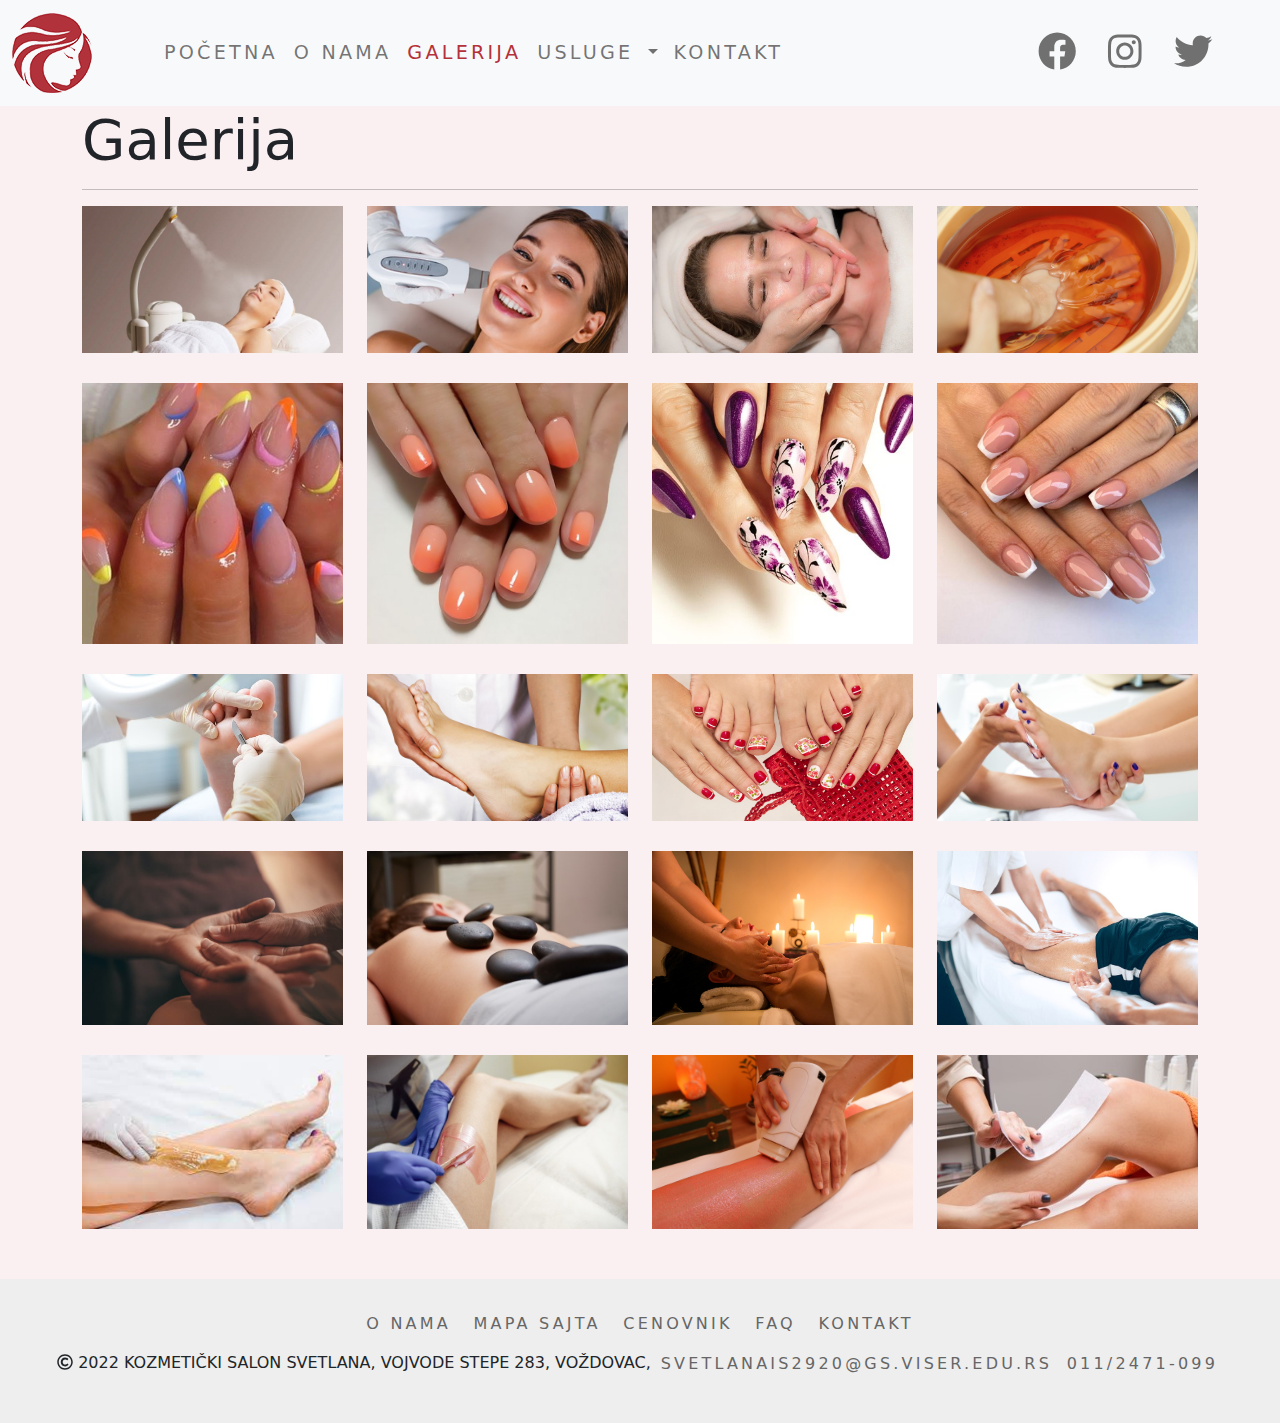
<file: galerija.html>
<!doctype html>
<html lang="en">
  <head>
    <!-- Required meta tags -->
    <meta charset="utf-8">
    <meta name="viewport" content="width=device-width, initial-scale=1">
    <meta name="description" content="Kozmetički salon pruža usluge depilacija, tretmana lica, piling, manikir, pedikir, masaže i slike">
    <meta name="keywords" content="kozmeticki salon, depilacija, manikir, pedikir, piling, tretmani lica, cescenje lica, 
    ultrazvucna spatula, dermapen, masaza, masaza kamenjem, slike, galerija ">
    <meta name="author" content="Svetlana Dudes, svetlanais2920@gs.viser.edu.rs">
    <!-- Bootstrap CSS -->
    <link href="css/bootstrap.min.css" type="text/css" rel="stylesheet">
    <link rel="stylesheet" href="css/novistil.css">
    <link rel="shortcut icon" href="slike/logo.png">

    <title>Galerija</title>
  </head>
  <body style="background-color: rgb(251, 240, 241);" class="d-flex flex-column min-vh-100">
    <nav class="navbar navbar-expand-lg navbar-light bg-light">
      <div class="container-fluid">
        <a class="navbar-brand" href="index.html"><img src="slike/logo1.png" alt="logo sajta"></a>
        <button class="navbar-toggler" type="button" data-bs-toggle="collapse" data-bs-target="#navbarSupportedContent" aria-controls="navbarSupportedContent" aria-expanded="false" aria-label="Toggle navigation">
          <span class="navbar-toggler-icon"></span>
        </button>
        <div class="collapse navbar-collapse" id="navbarSupportedContent">
          <ul class="navbar-nav me-auto mb-2 mb-lg-0 ms-5">
            <li class="nav-item">
              <a class="nav-link" aria-current="page" href="index.html">Početna</a>
            </li>
            <li class="nav-item">
              <a class="nav-link" href="onama.html">O nama</a>
            </li>
            <li class="nav-item">
              <a class="nav-link active" href="galerija.html">Galerija</a>
            </li>
            <li class="nav-item dropdown">
              <a class="nav-link dropdown-toggle" href="#" id="navbarDropdown" role="button" data-bs-toggle="dropdown" aria-expanded="false">
                Usluge
              </a>
              <ul class="dropdown-menu" aria-labelledby="navbarDropdown">
                <li><a class="dropdown-item" href="manikir.html">Manikir i pedikir</a></li>
                <li><hr class="dropdown-divider"></li>
                <li><a class="dropdown-item" href="tretmani_lica.html">Tretmani lica</a></li>
                <li><hr class="dropdown-divider"></li>
                <li><a class="dropdown-item" href="masaze.html">Masaže</a></li>
                <li><hr class="dropdown-divider"></li>
                <li><a class="dropdown-item" href="depilacija.html">Depilacija</a></li>
              </ul>
            </li>
            
            <li class="nav-item">
              <a class="nav-link" href="kontakt.html">Kontakt</a>
            </li>
            
          </ul>
          
          <ul class="navbar-nav me-5">
            <li class="nav-item" style="padding-right: 1em;">
              <a class="nav-link" id="fb" href="https://www.facebook.com/_svetlanaa_01/" target="_blank"><i class="fab fa-facebook fa-2x"></i></a>
            </li>
              <li class="nav-item" style="padding-right: 1em;">
                <a class="nav-link" id="insta" href="https://www.instagram.com/_svetlanaa_01/" target="_blank"><i class="fab fa-instagram fa-2x"></i></a>
              </li>
              <li class="nav-item">
                <a class="nav-link" id="tw" href="https://twitter.com/?lang=sr" target="_blank"><i class="fab fa-twitter fa-2x"></i></a>
              </li>
            
          </ul>
          
        </div>
      </div>
    </nav>


    <div class="container">
      <h2 class="display-4">Galerija</h2>
      <hr>
      <div class="photo-gallery">
          <div class="row photos">

              <div class="col-sm-6 col-md-4 col-lg-3 item">
                  <a href="slike/hig tretman1.jpg" data-lightbox="photos">
                  <img class="img-fluid" src="slike/hig tretman1.jpg" alt="Klasični tretman">
              </a>
          </div>
          <div class="col-sm-6 col-md-4 col-lg-3 item">
              <a href="slike/spatula.jpg" data-lightbox="photos">
              <img class="img-fluid" src="slike/spatula.jpg" alt="Tretman ultrazvučnom špatulom">
          </a>
          </div>
          <div class="col-sm-6 col-md-4 col-lg-3 item">
           <a href="slike/masaza lica.jpg" data-lightbox="photos">
          <img class="img-fluid" src="slike/masaza lica.jpg" alt="Masaža lica">
           </a>
          </div>

          <div class="col-sm-6 col-md-4 col-lg-3 item">
              <a href="slike/parafin.jpg" data-lightbox="photos">
               <img class="img-fluid" src="slike/parafin.jpg" alt="Parafinski tretman šake">
            </a>
          </div>
          <div class="col-sm-6 col-md-4 col-lg-3 item">
               <a href="slike/nokti.jpg" data-lightbox="photos">
              <img class="img-fluid" src="slike/nokti.jpg" alt="Frenč u boji">
              </a>
          </div>

          <div class="col-sm-6 col-md-4 col-lg-3 item">
            <a href="slike/ombre.jpg" data-lightbox="photos">
           <img class="img-fluid" src="slike/ombre.jpg" alt="Ombre nokti">
           </a>
          </div>
          
          <div class="col-sm-6 col-md-4 col-lg-3 item">
            <a href="slike/manikir2.jpg" data-lightbox="photos">
          <img class="img-fluid" src="slike/manikir2.jpg" alt="Cvetni nokti">
          </a>
          </div>
          <div class="col-sm-6 col-md-4 col-lg-3 item">
            <a href="slike/frenc.jpg" data-lightbox="photos">
          <img class="img-fluid" src="slike/frenc.jpg" alt="Klasični frenč">
          </a>
          </div>
          <div class="col-sm-6 col-md-4 col-lg-3 item">
            <a href="slike/medicinski pedikir1.jpg" data-lightbox="photos">
            <img class="img-fluid" src="slike/medicinski pedikir1.jpg" alt="Medicinski pedikir">
        </a>
    </div>


    <div class="col-sm-6 col-md-4 col-lg-3 item">
        <a href="slike/pedikir masaza.jpg" data-lightbox="photos">
        <img class="img-fluid" src="slike/pedikir masaza.jpg" alt="Masaža stopala">
    </a>
    </div>
    <div class="col-sm-6 col-md-4 col-lg-3 item">
     <a href="slike/pedikir_manikir_.jpg" data-lightbox="photos">
    <img class="img-fluid" src="slike/pedikir_manikir_.jpg" alt="Dekoracija noktiju">
     </a>
    </div>
    <div class="col-sm-6 col-md-4 col-lg-3 item">
      <a href="slike/krema pedikir.jpg" data-lightbox="photos">
     <img class="img-fluid" src="slike/krema pedikir.jpg" alt="Omeksavanje stopala kremom">
      </a>
     </div>


     <div class="col-sm-6 col-md-4 col-lg-3 item">
      <a href="slike/masaza ruku.jpg" data-lightbox="photos">
      <img class="img-fluid" src="slike/masaza ruku.jpg" alt="Masaža dlana">
  </a>
</div>


<div class="col-sm-6 col-md-4 col-lg-3 item">
  <a href="slike/kamenje.jpg" data-lightbox="photos">
  <img class="img-fluid" src="slike/kamenje.jpg" alt="Masaža vulkanskim kamenjem">
</a>
</div>
<div class="col-sm-6 col-md-4 col-lg-3 item">
<a href="slike/relax.jpg" data-lightbox="photos">
<img class="img-fluid" src="slike/relax.jpg" alt="Relaks masaža">
</a>
</div>
<div class="col-sm-6 col-md-4 col-lg-3 item">
<a href="slike/spo.jpg" data-lightbox="photos">
<img class="img-fluid" src="slike/spo.jpg" alt="Sportska masaža">
</a>
</div>

<div class="col-sm-6 col-md-4 col-lg-3 item">
  <a href="slike/secerna dep.jpg" data-lightbox="photos">
  <img class="img-fluid" src="slike/secerna dep.jpg" alt="Depilacija šećernom pastom">
</a>
</div>
<div class="col-sm-6 col-md-4 col-lg-3 item">
<a href="slike/topliv.jpg" data-lightbox="photos">
<img class="img-fluid" src="slike/topliv.jpg" alt="Depilacija toplim voskom">
</a>
</div>
<div class="col-sm-6 col-md-4 col-lg-3 item">
<a href="slike/hladniv.jpg" data-lightbox="photos">
<img class="img-fluid" src="slike/hladniv.jpg" alt="Mazanje hladnog voska">
</a>
</div>
<div class="col-sm-6 col-md-4 col-lg-3 item">
  <a href="slike/hladnitraka.jpg" data-lightbox="photos">
  <img class="img-fluid" src="slike/hladnitraka.jpg" alt="Skidanje hladanog voska">
  </a>
  </div>
          </div>
      </div>
  </div> 
    
  <footer class="mt-auto">
    <div class="row text-center">
        <div class="col-12">
            <ul class="list-inline">
                <li class="list-inline-item"><a href="onama.html">O nama</a></li>
                <li class="list-inline-item"><a href="mapasajta.html">Mapa sajta</a></li>
                <li class="list-inline-item"><a href="cenovnik.html">Cenovnik</a></li>
                <li class="list-inline-item"><a href="faq.html">FAQ</a></li>
                <li class="list-inline-item"><a href="kontakt.html">Kontakt</a></li>
            </ul>
            <p>
                <i class="far fa-copyright" aria-hidden="true"></i> 2022 Kozmetički salon Svetlana,
                Vojvode Stepe 283, Voždovac, <a href="mailto: svetlanais2920@gs.viser.edu.rs">svetlanais2920@gs.viser.edu.rs</a>
                <a href="tel:+11-2471-099">011/2471-099</a>
            </p>
        </div>
    </div>
</footer>

  <!-- Optional JavaScript; choose one of the two! -->

  <!-- Option 1: Bootstrap Bundle with Popper -->
  <script src="js/bootstrap.bundle.min.js" ></script>
  <script src="js/all.min.js"></script>

  <!-- Option 2: Separate Popper and Bootstrap JS -->
  <!--
  <script src="https://cdn.jsdelivr.net/npm/@popperjs/core@2.10.2/dist/umd/popper.min.js" integrity="sha384-7+zCNj/IqJ95wo16oMtfsKbZ9ccEh31eOz1HGyDuCQ6wgnyJNSYdrPa03rtR1zdB" crossorigin="anonymous"></script>
  <script src="https://cdn.jsdelivr.net/npm/bootstrap@5.1.3/dist/js/bootstrap.min.js" integrity="sha384-QJHtvGhmr9XOIpI6YVutG+2QOK9T+ZnN4kzFN1RtK3zEFEIsxhlmWl5/YESvpZ13" crossorigin="anonymous"></script>
  -->
</body>
</html>
</file>
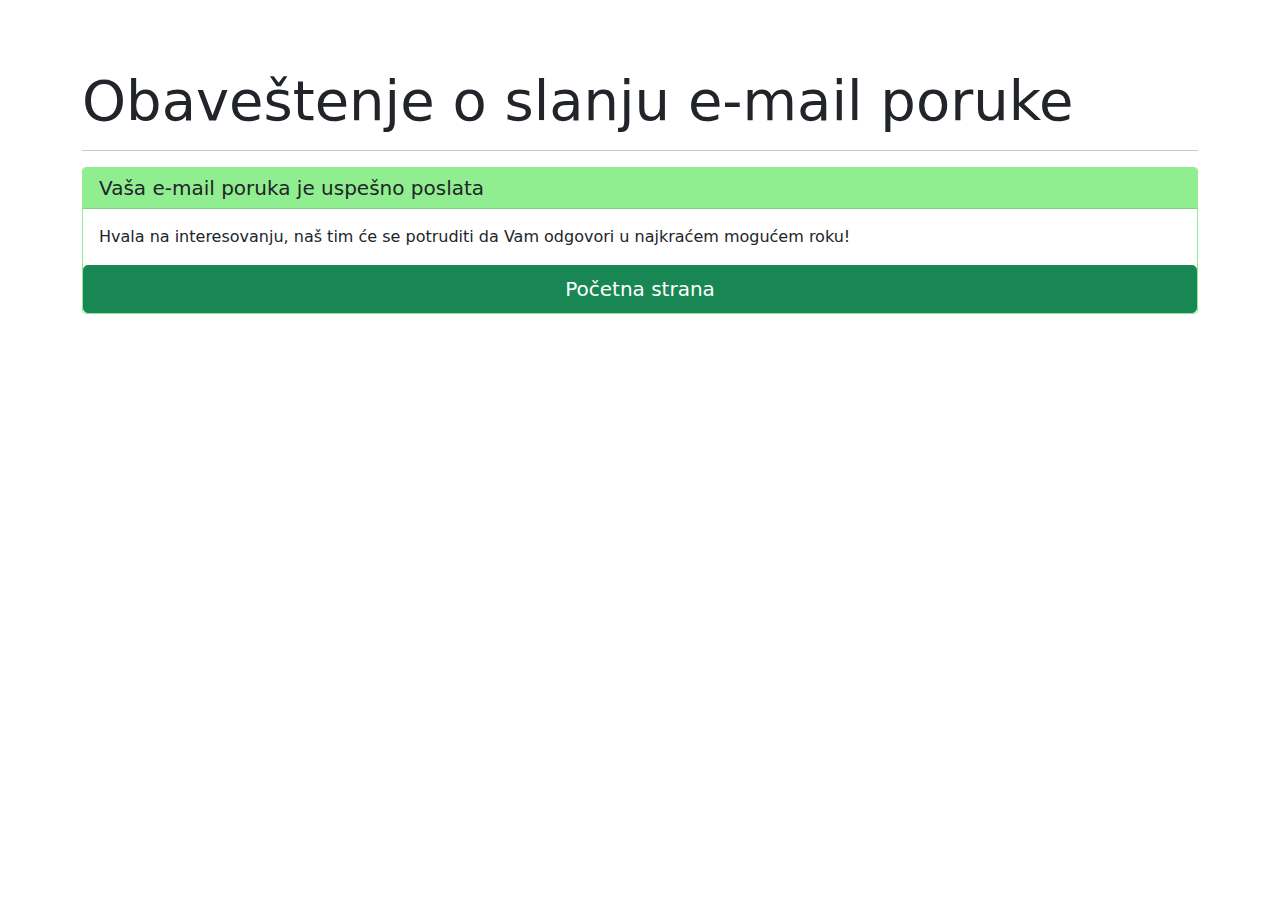
<file: izlaznastrana.html>
<!doctype html>
<html lang="en">
  <head>
    <!-- Required meta tags -->
    <meta charset="utf-8">
    <meta name="viewport" content="width=device-width, initial-scale=1">
    <meta name="description" content="Kozmetički salon pruža usluge depilacija, tretmana lica, piling, manikir, pedikir, masaže, zakazan termin">
    <meta name="keywords" content="kozmeticki salon, uspešno, poruka, poslata">
    <meta name="author" content="Svetlana Dudes, svetlanais2920@gs.viser.edu.rs">
    <!-- Bootstrap CSS -->
    <link href="css/bootstrap.min.css" type="text/css" rel="stylesheet">
    <link rel="stylesheet" href="css/novistil.css">
    <link rel="shortcut icon" href="slike/logo.png">

    <title>Izlazna strana</title>
  </head>
  <body>
        <div class="container">
                <div class="col-md-12">
                    <h1 class="display-4"><br>Obaveštenje o slanju e-mail poruke</h1><hr>
                  </div>
                  
    <div class="card" style="border-color: lightgreen;">
      <h5 class="card-header" style="background-color: lightgreen;">Vaša e-mail poruka je uspešno poslata</h5>
      <div class="card-body">
        <p class="card-text">Hvala na interesovanju, naš tim će se potruditi da Vam odgovori u najkraćem mogućem roku!</p>
      </div>
      <a href="index.html" class="btn btn-success btn-lg btn-block">Početna strana</a>
    </div>                      
                             
        </div>
            </div>



  <!-- Optional JavaScript; choose one of the two! -->

  <!-- Option 1: Bootstrap Bundle with Popper -->
  <script src="js/bootstrap.bundle.min.js" ></script>
  <script src="js/all.min.js"></script>

  <!-- Option 2: Separate Popper and Bootstrap JS -->
  <!--
  <script src="https://cdn.jsdelivr.net/npm/@popperjs/core@2.10.2/dist/umd/popper.min.js" integrity="sha384-7+zCNj/IqJ95wo16oMtfsKbZ9ccEh31eOz1HGyDuCQ6wgnyJNSYdrPa03rtR1zdB" crossorigin="anonymous"></script>
  <script src="https://cdn.jsdelivr.net/npm/bootstrap@5.1.3/dist/js/bootstrap.min.js" integrity="sha384-QJHtvGhmr9XOIpI6YVutG+2QOK9T+ZnN4kzFN1RtK3zEFEIsxhlmWl5/YESvpZ13" crossorigin="anonymous"></script>
  -->
</body>
</html>
</file>
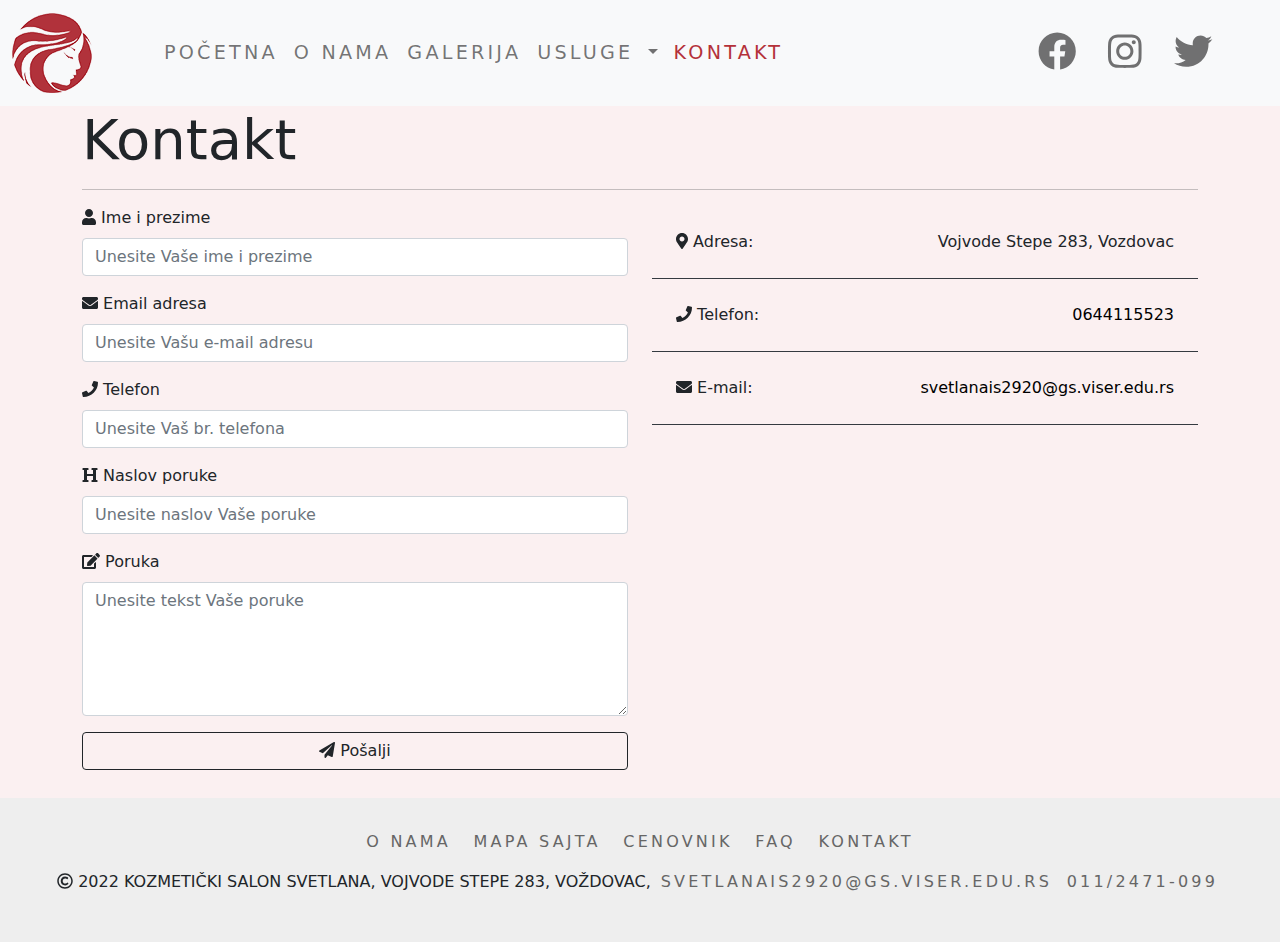
<file: kontakt.html>
<!doctype html>
<html lang="en">
  <head>
    <!-- Required meta tags -->
    <meta charset="utf-8">
    <meta name="viewport" content="width=device-width, initial-scale=1">
    <meta name="description" content="Kozmetički salon pruža usluge depilacija, tretmana lica, piling, manikir, pedikir, masaže. Kontakt preko poruke ili pozivom">
    <meta name="keywords" content="kozmetički salon, e-mail, kontakt, poruka, telefon, lokacija ">
    <meta name="author" content="Svetlana Dudes, svetlanais2920@gs.viser.edu.rs">
    <!-- Bootstrap CSS -->
    <link href="css/bootstrap.min.css" type="text/css" rel="stylesheet">
    <link rel="stylesheet" href="css/novistil.css">
    <link rel="shortcut icon" href="slike/logo.png">
<style>
  .form-control:focus {
 box-shadow: 0 0 0 0.25rem rgb(13 110 253 / 0%);
 border-color: brown;
}
</style>
    <title>Kontakt</title>
  </head>
  <body style="background-color: rgb(251, 240, 241);"class="d-flex flex-column min-vh-100"> 
    <nav class="navbar navbar-expand-lg navbar-light bg-light">
      <div class="container-fluid">
        <a class="navbar-brand" href="index.html"><img src="slike/logo1.png" alt="logo sajta"></a>
        <button class="navbar-toggler" type="button" data-bs-toggle="collapse" data-bs-target="#navbarSupportedContent" aria-controls="navbarSupportedContent" aria-expanded="false" aria-label="Toggle navigation">
          <span class="navbar-toggler-icon"></span>
        </button>
        <div class="collapse navbar-collapse" id="navbarSupportedContent">
          <ul class="navbar-nav me-auto mb-2 mb-lg-0 ms-5">
            <li class="nav-item">
              <a class="nav-link" aria-current="page" href="index.html">Početna</a>
            </li>
            <li class="nav-item">
              <a class="nav-link" href="onama.html">O nama</a>
            </li>
            <li class="nav-item">
              <a class="nav-link" href="galerija.html">Galerija</a>
            </li>
            <li class="nav-item dropdown">
              <a class="nav-link dropdown-toggle" href="#" id="navbarDropdown" role="button" data-bs-toggle="dropdown" aria-expanded="false">
                Usluge
              </a>
              <ul class="dropdown-menu" aria-labelledby="navbarDropdown">
                <li><a class="dropdown-item" href="manikir.html">Manikir i pedikir</a></li>
                <li><hr class="dropdown-divider"></li>
                <li><a class="dropdown-item" href="tretmani_lica.html">Tretmani lica</a></li>
                <li><hr class="dropdown-divider"></li>
                <li><a class="dropdown-item" href="masaze.html">Masaže</a></li>
                <li><hr class="dropdown-divider"></li>
                <li><a class="dropdown-item" href="depilacija.html">Depilacija</a></li>
              </ul>
            </li>
            <li class="nav-item">
              <a class="nav-link active" href="kontakt.html">Kontakt</a>
            </li>
          </ul>
          <ul class="navbar-nav me-5">
            <li class="nav-item" style="padding-right: 1em;">
              <a class="nav-link" id="fb" href="https://www.facebook.com/svetlana.dudes/" target="_blank"><i class="fab fa-facebook fa-2x"></i></a>
            </li>
              <li class="nav-item" style="padding-right: 1em;">
                <a class="nav-link" id="insta" href="https://www.instagram.com/_svetlanaa_01/" target="_blank"><i class="fab fa-instagram fa-2x"></i></a>
              </li>
              <li class="nav-item">
                <a class="nav-link" id="tw" href="https://twitter.com/?lang=sr" target="_blank"><i class="fab fa-twitter fa-2x"></i></a>
              </li>
            
          </ul>
        </div>
      </div>
    </nav>

    <div class="container">
        <h2 class="display-4"> Kontakt </h2>
        <hr>
        <div class="row">
            <div class="col-6">
                <form action="https://formsubmit.co/dunjicnikola17@gmail.com" method="POST">
                    <div class="mb-3">
                      <label for="name" class="form-label"><i class="fas fa-user"></i> Ime i prezime</label>
                      <input type="name" class="form-control" id="name" aria-describedby="nameHelp" placeholder="Unesite Vaše ime i prezime">
                    </div>
                    <div class="mb-3">
                      <label for="e-mail" class="form-label"><i class="fas fa-envelope"></i> Email adresa</label>
                      <input type="email" class="form-control" id="e-mail" aria-describedby="emailHelp" placeholder="Unesite Vašu e-mail adresu">
                    </div>
                    <div class="mb-3">
                      <label for="tel" class="form-label"><i class="fas fa-phone"></i> Telefon</label>
                      <input type="tel" class="form-control" id="phone" aria-describedby="phoneHelp" placeholder="Unesite Vaš br. telefona">
                    </div>
                    <div class="mb-3">
                      <label for="subject" class="form-label"><i class="fas fa-heading"></i> Naslov poruke</label>
                      <input type="text" class="form-control" id="text" aria-describedby="emailHelp" placeholder="Unesite naslov Vaše poruke">
                    </div>
                    <div class="mb-3">
                      <label for="exampleInputMessage1" class="form-label"><i class="fas fa-edit"></i> Poruka</label>
                      <textarea class="form-control" id="exampleInputMessage1" rows="5" placeholder="Unesite tekst Vaše poruke"></textarea>
                    </div>
                    <div class="d-grid gap-2">
                      <button id="contact-submit-btn" type="submit" class="btn btn-outline-dark"><i class="fas fa-paper-plane"></i> Pošalji</button>
                    </div>
                </form>
            </div>
            <div class="col-6">
                <ul class="list-unstyled">
                    <li><i class="fas fa-map-marker-alt"></i> Adresa: <span class="float-end">Vojvode Stepe 283, Vozdovac</span></li>
                    <li><i class="fas fa-phone"></i> Telefon: <span class="float-end"><a href="tel: +644115523">0644115523</a></span></li>
                    <li><i class="fas fa-envelope"></i> E-mail: <span class="float-end"><a href="mailto:svetlanais2920@gs.viser.edu.rs">svetlanais2920@gs.viser.edu.rs</a></span></li>
                </ul>
                <iframe src="https://www.google.com/maps/embed?pb=!1m14!1m8!1m3!1d20189.94953509964!2d20.
                515261220720554!3d44.76435980438037!3m2!1i1024!2i768!4f13.1!3m3!1m2!1s0x475a70f8df8b60e1%3A0xd12e2aad5590e385!
                2z0JLQuNGB0L7QutCwINGI0LrQvtC70LAg0LXQu9C10LrRgtGA0L7RgtC10YXQvdC40LrQtSDQuCDRgNCw0YfRg9C90LDRgNGB0YLQstCwINGB0YL
                RgNGD0LrQvtCy0L3QuNGFINGB0YLRg9C00LjRmNCwINCR0LXQvtCz0YDQsNC0!5e0!3m2!1ssr!2srs!4v1638377207311!5m2!1ssr!2srs"
                 width="100%" height="350" style="border:0;" allowfullscreen="" loading="lazy"></iframe>
            </div>
        </div>
    </div>
 
    <footer class="mt-auto">
      <div class="row text-center">
          <div class="col-12">
              <ul class="list-inline">
                  <li class="list-inline-item"><a href="onama.html">O nama</a></li>
                  <li class="list-inline-item"><a href="mapasajta.html">Mapa sajta</a></li>
                  <li class="list-inline-item"><a href="cenovnik.html">Cenovnik</a></li>
                  <li class="list-inline-item"><a href="faq.html">FAQ</a></li>
                  <li class="list-inline-item"><a href="kontakt.html">Kontakt</a></li>
              </ul>
              <p>
                  <i class="far fa-copyright" aria-hidden="true"></i> 2022 Kozmetički salon Svetlana,
                  Vojvode Stepe 283, Voždovac, <a href="mailto: svetlanais2920@gs.viser.edu.rs">svetlanais2920@gs.viser.edu.rs</a>
                  <a href="tel:+11-2471-099">011/2471-099</a>
              </p>
          </div>
      </div>
  </footer>

    <!-- Optional JavaScript; choose one of the two! -->

    <!-- Option 1: Bootstrap Bundle with Popper -->
    <script src="js/bootstrap.bundle.min.js" ></script>
    <script src="js/all.min.js"></script>

    <!-- Option 2: Separate Popper and Bootstrap JS -->
    <!--
    <script src="https://cdn.jsdelivr.net/npm/@popperjs/core@2.10.2/dist/umd/popper.min.js" integrity="sha384-7+zCNj/IqJ95wo16oMtfsKbZ9ccEh31eOz1HGyDuCQ6wgnyJNSYdrPa03rtR1zdB" crossorigin="anonymous"></script>
    <script src="https://cdn.jsdelivr.net/npm/bootstrap@5.1.3/dist/js/bootstrap.min.js" integrity="sha384-QJHtvGhmr9XOIpI6YVutG+2QOK9T+ZnN4kzFN1RtK3zEFEIsxhlmWl5/YESvpZ13" crossorigin="anonymous"></script>
    -->
  </body>
</html>
</file>
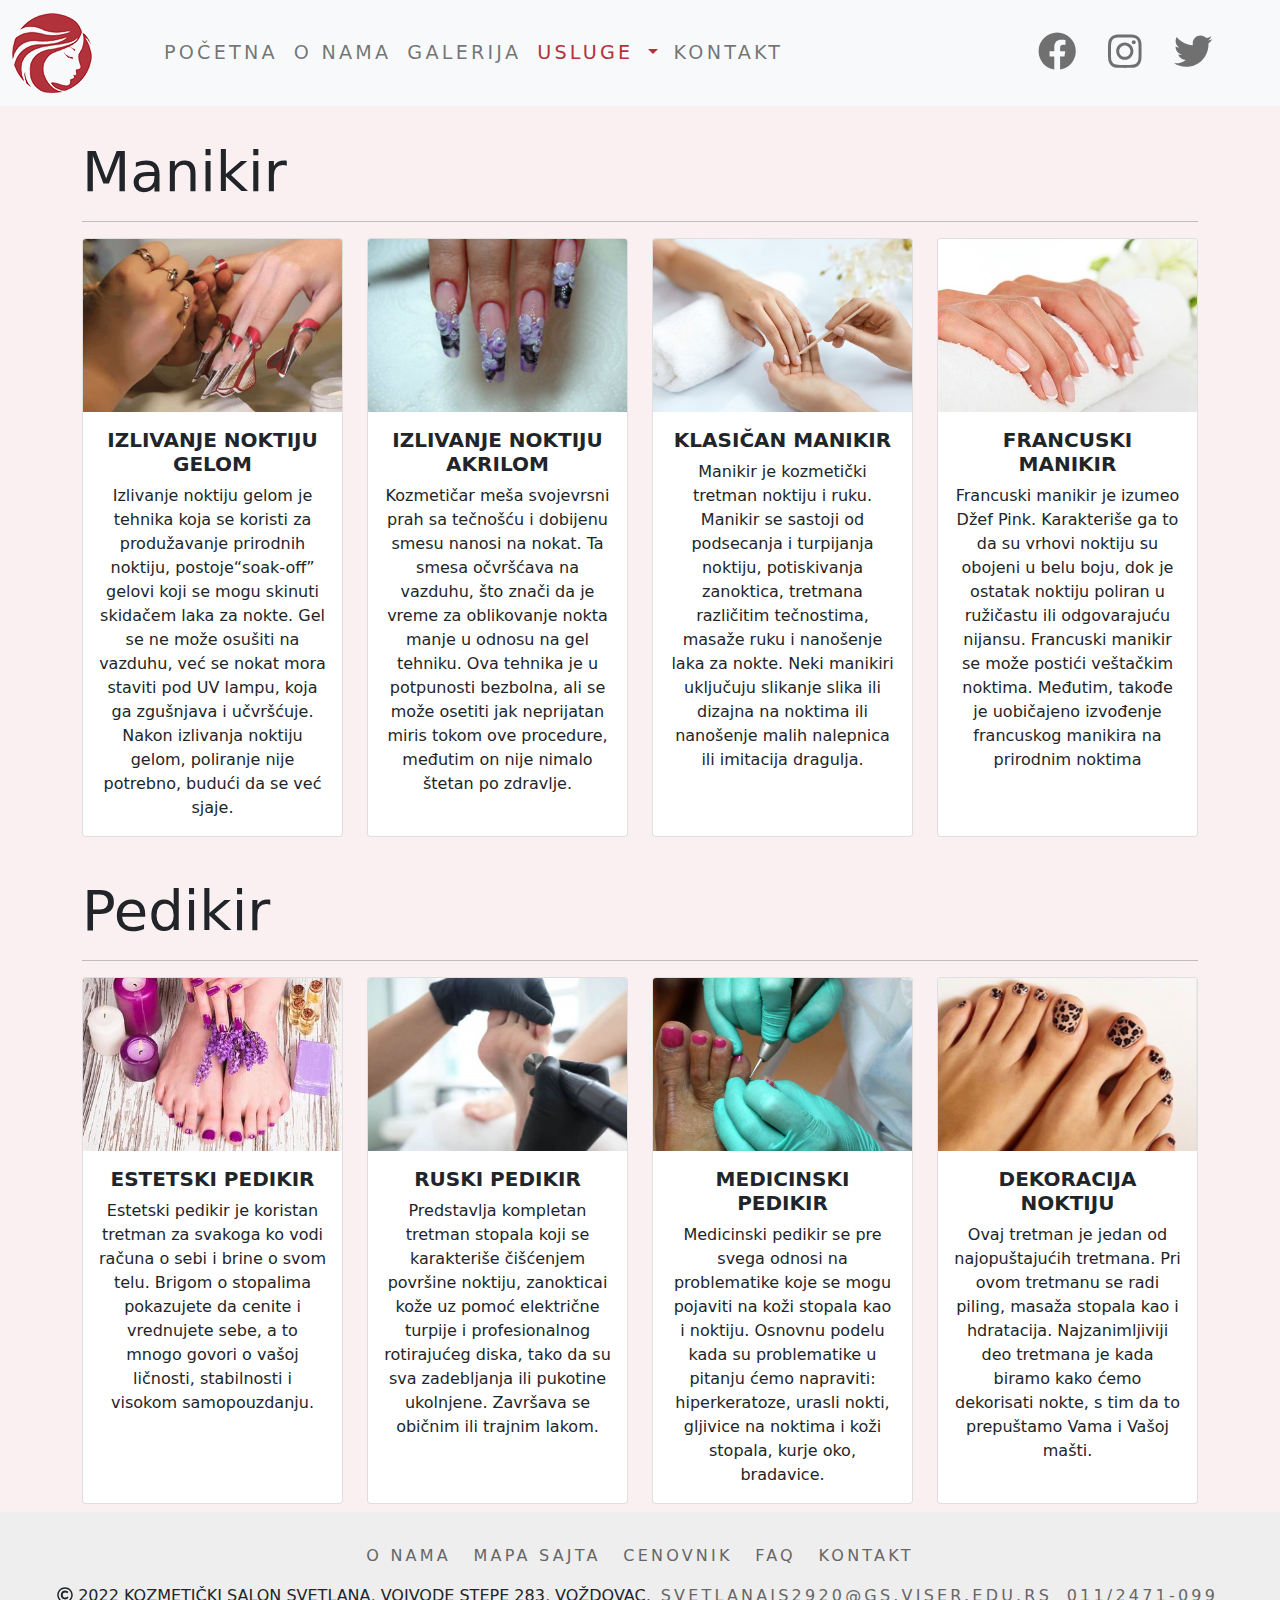
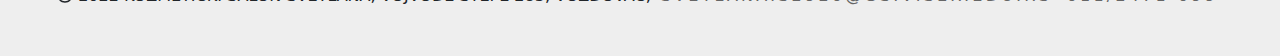
<file: manikir.html>
<!doctype html>
<html lang="en">
  <head>
    <!-- Required meta tags -->
    <meta charset="utf-8">
    <meta name="viewport" content="width=device-width, initial-scale=1">
    <meta name="description" content="Kozmetički salon pruža usluge manikira sa izvrsnim dekoracijama, kao i pedikira">
    <meta name="keywords" content="kozmeticki salon, manikir, francuski manikir, frenč, lakiranje, pedikir, dekoracija,
     medicinski predikir, ruski pedikir, estetski">
    <meta name="author" content="Svetlana Dudes, svetlanais2920@gs.viser.edu.rs">
    <!-- Bootstrap CSS -->
    <link href="css/bootstrap.min.css" type="text/css" rel="stylesheet">
    <link rel="stylesheet" href="css/novistil.css">
    <link rel="shortcut icon" href="slike/logo.png">

    <title>Manikir</title>
  </head>
  <body style="background-color: rgb(251, 240, 241);" class="d-flex flex-column min-vh-100">
    <nav class="navbar navbar-expand-lg navbar-light bg-light">
      <div class="container-fluid">
        <a class="navbar-brand" href="index.html"><img src="slike/logo1.png" alt="logo sajta"></a>
        <button class="navbar-toggler" type="button" data-bs-toggle="collapse" data-bs-target="#navbarSupportedContent" aria-controls="navbarSupportedContent" aria-expanded="false" aria-label="Toggle navigation">
          <span class="navbar-toggler-icon"></span>
        </button>
        <div class="collapse navbar-collapse" id="navbarSupportedContent">
          <ul class="navbar-nav me-auto mb-2 mb-lg-0 ms-5">
            <li class="nav-item">
              <a class="nav-link" aria-current="page" href="index.html">Početna</a>
            </li>
            <li class="nav-item">
              <a class="nav-link" href="onama.html">O nama</a>
            </li>
            <li class="nav-item">
              <a class="nav-link" href="galerija.html">Galerija</a>
            </li>
            <li class="nav-item dropdown">
              <a class="nav-link active dropdown-toggle" href="#" id="navbarDropdown" role="button" data-bs-toggle="dropdown" aria-expanded="false">
                Usluge
              </a>
              <ul class="dropdown-menu" aria-labelledby="navbarDropdown">
                <li><a class="dropdown-item" href="manikir.html">Manikir i pedikir</a></li>
                <li><hr class="dropdown-divider"></li>
                <li><a class="dropdown-item" href="tretmani_lica.html">Tretmani lica</a></li>
                <li><hr class="dropdown-divider"></li>
                <li><a class="dropdown-item" href="masaze.html">Masaže</a></li>
                <li><hr class="dropdown-divider"></li>
                <li><a class="dropdown-item" href="depilacija.html">Depilacija</a></li>
              </ul>
            </li>
            
            <li class="nav-item">
              <a class="nav-link" href="kontakt.html">Kontakt</a>
            </li>
            
          </ul>
          
          <ul class="navbar-nav me-5">
            <li class="nav-item" style="padding-right: 1em;">
              <a class="nav-link" id="fb" href="https://www.facebook.com/svetlana.dudes/" target="_blank"><i class="fab fa-facebook fa-2x"></i></a>
            </li>
              <li class="nav-item" style="padding-right: 1em;">
                <a class="nav-link" id="insta" href="https://www.instagram.com/_svetlanaa_01/" target="_blank"><i class="fab fa-instagram fa-2x"></i></a>
              </li>
              <li class="nav-item">
                <a class="nav-link" id="tw" href="https://twitter.com/?lang=sr" target="_blank"><i class="fab fa-twitter fa-2x"></i></a>
              </li>
            
          </ul>
          
        </div>
      </div>
    </nav>

<section id="thumbnails">
      <div class="container">
        <h1 class="display-4" style="text-align: left;">Manikir</h1>
      <hr>
        <div class="row">
          <div class="col-lg-3 col-md-6 mb-2">
            <div class="card">
              <img src="slike/izlivanje.jpg" class="card-img-top" alt="Izlivanje gelom">
              <div class="card-body text-center">
                <h5 class="card-title" style="text-transform: uppercase;"><b>Izlivanje noktiju gelom</b></h5>
                <p class="card-text"> Izlivanje noktiju gelom je tehnika koja se koristi za produžavanje prirodnih noktiju, postoje“soak-off” gelovi koji se mogu skinuti skidačem laka za nokte. 
                  Gel se ne može osušiti na vazduhu, već se nokat mora staviti pod UV lampu, koja ga zgušnjava i učvršćuje. 
                  Nakon izlivanja noktiju gelom, poliranje nije potrebno, budući da se već sjaje. </p>
                
              </div>
            </div>
          </div>
          <div class="col-lg-3 col-md-6 mb-2">
            <div class="card">
              <img src="slike/akril.jpg" class="card-img-top" alt="Akrilni nokti">
              <div class="card-body text-center">
                <h5 class="card-title"style="text-transform: uppercase;"><b>Izlivanje noktiju akrilom</b></h5>
                <p class="card-text">Kozmetičar meša svojevrsni prah sa tečnošću i dobijenu smesu nanosi na nokat. 
                  Ta smesa očvršćava na vazduhu, što znači da je vreme za oblikovanje nokta manje u odnosu na gel tehniku. 
                  Ova tehnika je u potpunosti bezbolna, ali se može osetiti jak neprijatan miris tokom ove procedure, međutim on nije nimalo štetan po zdravlje. </p>
              
              </div>
            </div>
          </div>
          <div class="col-lg-3 col-md-6 mb-2">
            <div class="card">
              <img src="slike/manikir.jpg" class="card-img-top" alt="Manikir">
              <div class="card-body text-center">
                <h5 class="card-title"style="text-transform: uppercase;"><b>Klasičan manikir</b></h5>
                <p class="card-text">
                  Manikir je kozmetički tretman noktiju i ruku. 
                  Manikir se sastoji od podsecanja i turpijanja noktiju, potiskivanja zanoktica, tretmana različitim tečnostima, masaže ruku i nanošenje laka za nokte. 
                  Neki manikiri uključuju slikanje slika ili dizajna na noktima ili nanošenje malih nalepnica ili imitacija dragulja. 
                </p>
              </div>
            </div>
          </div>
          <div class="col-lg-3 col-md-6 mb-2">
            <div class="card">
              <img src="slike/francuski manikir.jpg" class="card-img-top" alt="Francuski manikir">
              <div class="card-body text-center">
                <h5 class="card-title"style="text-transform: uppercase;"><b>Francuski manikir</b></h5>
                <p class="card-text">Francuski manikir je izumeo Džef Pink. 
                  Karakteriše ga to da su vrhovi noktiju su obojeni u belu boju,
                  dok je ostatak noktiju poliran u ružičastu ili odgovarajuću nijansu. Francuski manikir se može postići veštačkim noktima. 
                  Međutim, takođe je uobičajeno izvođenje francuskog manikira na prirodnim noktima
                   </p>
              
              </div>
            </div>
          </div>
        </div>
      </div>
    </section>

    <section id="thumbnails">
      <div class="container">
        <h1 class="display-4"  style="text-align: left;">Pedikir</h1>
      <hr>
        <div class="row">
          <div class="col-lg-3 col-md-6 mb-2">
            <div class="card">
              <img src="slike/pedikir.jpg" class="card-img-top" alt="Estetski pedikir">
              <div class="card-body text-center">
                <h5 class="card-title" style="text-transform: uppercase;"><b>Estetski pedikir</b></h5>
                <p class="card-text">Estetski pedikir je koristan tretman za svakoga ko vodi računa o sebi i brine o svom telu. 
                  Brigom o stopalima pokazujete da cenite i vrednujete sebe, a to mnogo govori o vašoj ličnosti, stabilnosti i visokom samopouzdanju.</p>
                
              </div>
            </div>
          </div>
          <div class="col-lg-3 col-md-6 mb-2">
            <div class="card">
              <img src="slike/ruski pedikir.jpg" class="card-img-top" alt="Ruski pedikir">
              <div class="card-body text-center">
                <h5 class="card-title"style="text-transform: uppercase;"><b>Ruski pedikir</b></h5>
                <p class="card-text">Predstavlja kompletan tretman stopala koji se karakteriše čišćenjem površine noktiju, zanokticai kože uz pomoć
                  električne turpije i profesionalnog rotirajućeg diska, tako da su sva zadebljanja ili pukotine ukolnjene. Završava se običnim ili trajnim lakom.
                </p>
              
              </div>
            </div>
          </div>
          <div class="col-lg-3 col-md-6 mb-2">
            <div class="card">
              <img src="slike/medicinski pedikir.jpg" class="card-img-top" alt="Medicinski pedikir">
              <div class="card-body text-center">
                <h5 class="card-title"style="text-transform: uppercase;"><b>Medicinski pedikir</b></h5>
                <p class="card-text">Medicinski pedikir se pre svega odnosi na problematike koje se mogu pojaviti na koži stopala kao i noktiju. 
                  Osnovnu podelu kada su problematike u pitanju ćemo napraviti: hiperkeratoze, urasli nokti, gljivice na noktima i koži stopala, kurje oko, bradavice.</p>
              </div>
            </div>
          </div>
          <div class="col-lg-3 col-md-6 mb-2">
            <div class="card">
              <img src="slike/dekoracija.jpg" class="card-img-top" alt="Dekoracija noktiju">
              <div class="card-body text-center">
                <h5 class="card-title"style="text-transform: uppercase;"><b>Dekoracija noktiju</b></h5>
                <p class="card-text">Ovaj tretman je jedan od najopuštajućih tretmana. Pri ovom tretmanu se radi piling, masaža stopala kao i hdratacija. 
                  Najzanimljiviji deo tretmana je kada biramo kako ćemo dekorisati nokte, s tim da to prepuštamo Vama i Vašoj mašti. 
                  </p>
              
              </div>
            </div>
          </div>
        </div>
      </div>
    </section>

    <footer class="mt-auto">
      <div class="row text-center">
          <div class="col-12">
              <ul class="list-inline">
                  <li class="list-inline-item"><a href="onama.html">O nama</a></li>
                  <li class="list-inline-item"><a href="mapasajta.html">Mapa sajta</a></li>
                  <li class="list-inline-item"><a href="cenovnik.html">Cenovnik</a></li>
                  <li class="list-inline-item"><a href="faq.html">FAQ</a></li>
                  <li class="list-inline-item"><a href="kontakt.html">Kontakt</a></li>
              </ul>
              <p>
                  <i class="far fa-copyright" aria-hidden="true"></i> 2022 Kozmetički salon Svetlana,
                  Vojvode Stepe 283, Voždovac, <a href="mailto: svetlanais2920@gs.viser.edu.rs">svetlanais2920@gs.viser.edu.rs</a>
                  <a href="tel:+11-2471-099">011/2471-099</a>
              </p>
          </div>
      </div>
  </footer>

    <!-- Optional JavaScript; choose one of the two! -->

    <!-- Option 1: Bootstrap Bundle with Popper -->
    <script src="js/bootstrap.bundle.min.js" ></script>
    <script src="js/all.min.js"></script>

    <!-- Option 2: Separate Popper and Bootstrap JS -->
    <!--
    <script src="https://cdn.jsdelivr.net/npm/@popperjs/core@2.10.2/dist/umd/popper.min.js" integrity="sha384-7+zCNj/IqJ95wo16oMtfsKbZ9ccEh31eOz1HGyDuCQ6wgnyJNSYdrPa03rtR1zdB" crossorigin="anonymous"></script>
    <script src="https://cdn.jsdelivr.net/npm/bootstrap@5.1.3/dist/js/bootstrap.min.js" integrity="sha384-QJHtvGhmr9XOIpI6YVutG+2QOK9T+ZnN4kzFN1RtK3zEFEIsxhlmWl5/YESvpZ13" crossorigin="anonymous"></script>
    -->
  </body>
</html>
</file>
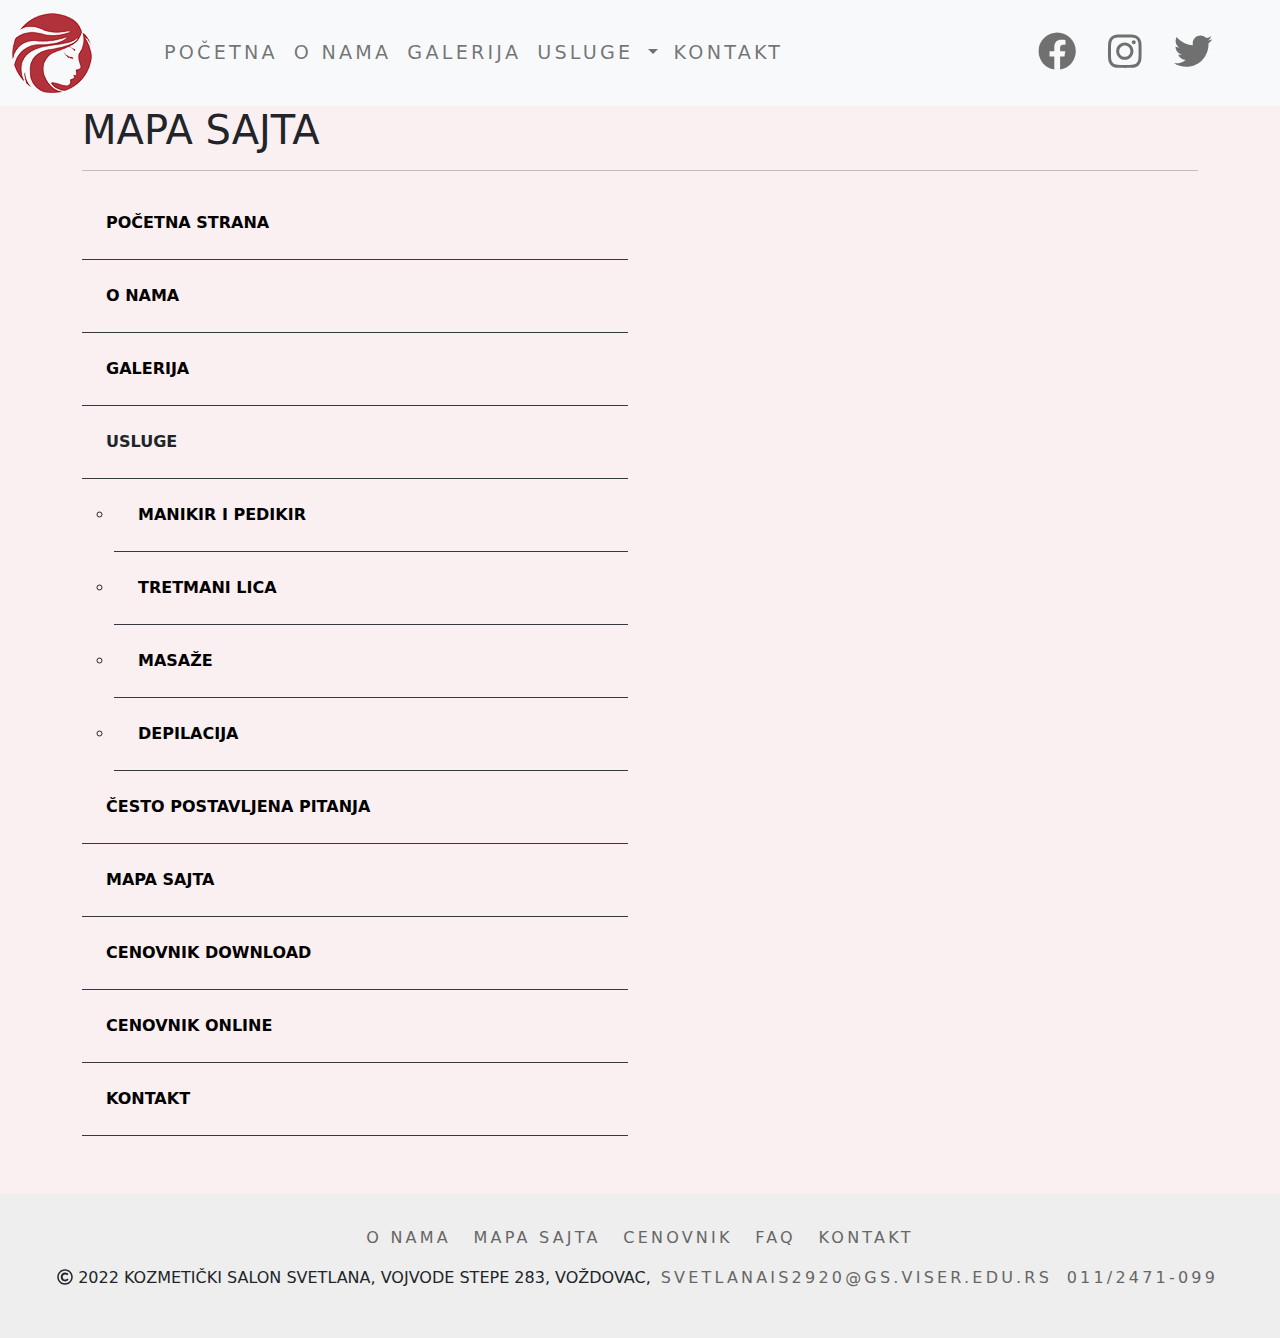
<file: mapasajta.html>
<!doctype html>
<html lang="en">
  <head>
    <!-- Required meta tags -->
    <meta charset="utf-8">
    <meta name="viewport" content="width=device-width, initial-scale=1">
    <meta name="description" content="Kozmetički salon pruža usluge depilacija, tretmana lica, piling, manikir, pedikir, masaže">
    <meta name="keywords" content="kozmeticki salon, mapa, sajt, navigacija">
    <meta name="author" content="Svetlana Dudes, svetlanais2920@gs.viser.edu.rs">
    <!-- Bootstrap CSS -->
    <link href="css/bootstrap.min.css" type="text/css" rel="stylesheet">
    <link rel="stylesheet" href="css/novistil.css">
    <link rel="shortcut icon" href="slike/logo.png">
    <title>Mapa sajta</title>
  </head>
  <body style="background-color: rgb(251, 240, 241);" class="d-flex flex-column min-vh-100">
    <nav class="navbar navbar-expand-lg navbar-light bg-light">
      <div class="container-fluid">
        <a class="navbar-brand" href="index.html"><img src="slike/logo1.png" alt="logo sajta"></a>
        <button class="navbar-toggler" type="button" data-bs-toggle="collapse" data-bs-target="#navbarSupportedContent" aria-controls="navbarSupportedContent" aria-expanded="false" aria-label="Toggle navigation">
          <span class="navbar-toggler-icon"></span>
        </button>
        <div class="collapse navbar-collapse" id="navbarSupportedContent">
          <ul class="navbar-nav me-auto mb-2 mb-lg-0 ms-5">
            <li class="nav-item">
              <a class="nav-link" aria-current="page" href="index.html">Početna</a>
            </li>
            <li class="nav-item">
              <a class="nav-link" href="onama.html">O nama</a>
            </li>
            <li class="nav-item">
              <a class="nav-link " href="galerija.html">Galerija</a>
            </li>
            <li class="nav-item dropdown">
              <a class="nav-link dropdown-toggle" href="#" id="navbarDropdown" role="button" data-bs-toggle="dropdown" aria-expanded="false">
                Usluge
              </a>
              <ul class="dropdown-menu" aria-labelledby="navbarDropdown">
                <li><a class="dropdown-item" href="manikir.html">Manikir i pedikir</a></li>
                <li><hr class="dropdown-divider"></li>
                <li><a class="dropdown-item" href="tretmani_lica.html">Tretmani lica</a></li>
                <li><hr class="dropdown-divider"></li>
                <li><a class="dropdown-item" href="masaze.html">Masaže</a></li>
                <li><hr class="dropdown-divider"></li>
                <li><a class="dropdown-item" href="depilacija.html">Depilacija</a></li>
              </ul>
            </li>
            
            <li class="nav-item">
              <a class="nav-link" href="kontakt.html">Kontakt</a>
            </li>
            
          </ul>
          
          <ul class="navbar-nav me-5">
            <li class="nav-item" style="padding-right: 1em;">
              <a class="nav-link" id="fb" href="https://www.facebook.com/svetlana.dudes/" target="_blank"><i class="fab fa-facebook fa-2x"></i></a>
            </li>
              <li class="nav-item" style="padding-right: 1em;">
                <a class="nav-link" id="insta" href="https://www.instagram.com/_svetlanaa_01/" target="_blank"><i class="fab fa-instagram fa-2x"></i></a>
              </li>
              <li class="nav-item">
                <a class="nav-link" id="tw" href="https://twitter.com/?lang=sr" target="_blank"><i class="fab fa-twitter fa-2x"></i></a>
              </li>
          </ul>
          
        </div>
      </div>
    </nav>

    <div class="container"> 	
      <h1>MAPA SAJTA</h1><hr>
    	
      <div class="row">
        <div class="col-md-6" >
                     

        <ul class="list-unstyled">
              <strong>

            <li><a href="index.html" target="_blank">POČETNA STRANA</a></li>
            <li><a href="onama.html" target="_blank">O NAMA</a></li>
            <li><a href="galerija.html" target="_blank">GALERIJA</a></li>
            <li> USLUGE </li>
                 <ul class="list-styled">
                  <li><a href="manikir.html" target="_blank">MANIKIR I PEDIKIR</a></li>
                  <li><a href="tretmani_lica.html" target="_blank">TRETMANI LICA</a></li>
                  <li><a href="masaze.html" target="_blank">MASAŽE</a></li>
                  <li><a href="depilacija.html" target="_blank">DEPILACIJA</a></li>
                </ul> 
            <li><a href="FAQ.html" target="_blank">ČESTO POSTAVLJENA PITANJA</a></li>
            <li><a href="mapasajta.html" target="_blank">MAPA SAJTA</a></li>            
            <li><a href="cenovnik.pdf" target="_blank">CENOVNIK DOWNLOAD</a></li>       
            <li><a href="cenovnik.html" target="_blank">CENOVNIK ONLINE</a></li>
            <li><a href="kontakt.html" target="_blank">KONTAKT</a></li>
            </ul></strong>
          </div>
      <div class="col-md-6">
          <iframe src="https://www.google.com/maps/embed?pb=!1m14!1m8!1m3!1d20189.
          94953509964!2d20.515261220720554!3d44.76435980438037!3m2!1i1024!2i768!4f13.1
          !3m3!1m2!1s0x475a70f8df8b60e1%3A0xd12e2aad5590e385!2z0JLQuNGB0L7QutCwINGI0LrQvtC70LAg0LXQu9C10LrRg
          tGA0L7RgtC10YXQvdC40LrQtSDQuCDRgNCw0YfRg9C90LDRgNGB0YLQstCwINGB0YLRgNGD0LrQvtCy0L3QuNGFINGB0YLRg9C0
          0LjRmNCwINCR0LXQvtCz0YDQsNC0!5e0!3m2!1ssr!2srs!4v1638377207311!5m2!1ssr!2srs" width="100%" height="1000" style="border:0;" allowfullscreen="" loading="lazy"></iframe>
      </div>
        </div>

      </div>






      <footer class="mt-auto">
    <div class="row text-center">
        <div class="col-12">
            <ul class="list-inline">
                <li class="list-inline-item"><a href="onama.html">O nama</a></li>
                <li class="list-inline-item"><a href="mapasajta.html">Mapa sajta</a></li>
                <li class="list-inline-item"><a href="cenovnik.html">Cenovnik</a></li>
                <li class="list-inline-item"><a href="faq.html">FAQ</a></li>
                <li class="list-inline-item"><a href="kontakt.html">Kontakt</a></li>
            </ul>
            <p>
                <i class="far fa-copyright" aria-hidden="true"></i> 2022 Kozmetički salon Svetlana,
                Vojvode Stepe 283, Voždovac, <a href="mailto: svetlanais2920@gs.viser.edu.rs">svetlanais2920@gs.viser.edu.rs</a>
                <a href="tel:+11-2471-099">011/2471-099</a>
            </p>
        </div>
    </div>
</footer>

  <!-- Optional JavaScript; choose one of the two! -->

  <!-- Option 1: Bootstrap Bundle with Popper -->
  <script src="js/bootstrap.bundle.min.js" ></script>
  <script src="js/all.min.js"></script>

  <!-- Option 2: Separate Popper and Bootstrap JS -->
  <!--
  <script src="https://cdn.jsdelivr.net/npm/@popperjs/core@2.10.2/dist/umd/popper.min.js" integrity="sha384-7+zCNj/IqJ95wo16oMtfsKbZ9ccEh31eOz1HGyDuCQ6wgnyJNSYdrPa03rtR1zdB" crossorigin="anonymous"></script>
  <script src="https://cdn.jsdelivr.net/npm/bootstrap@5.1.3/dist/js/bootstrap.min.js" integrity="sha384-QJHtvGhmr9XOIpI6YVutG+2QOK9T+ZnN4kzFN1RtK3zEFEIsxhlmWl5/YESvpZ13" crossorigin="anonymous"></script>
  -->
</body>
</html>
</file>
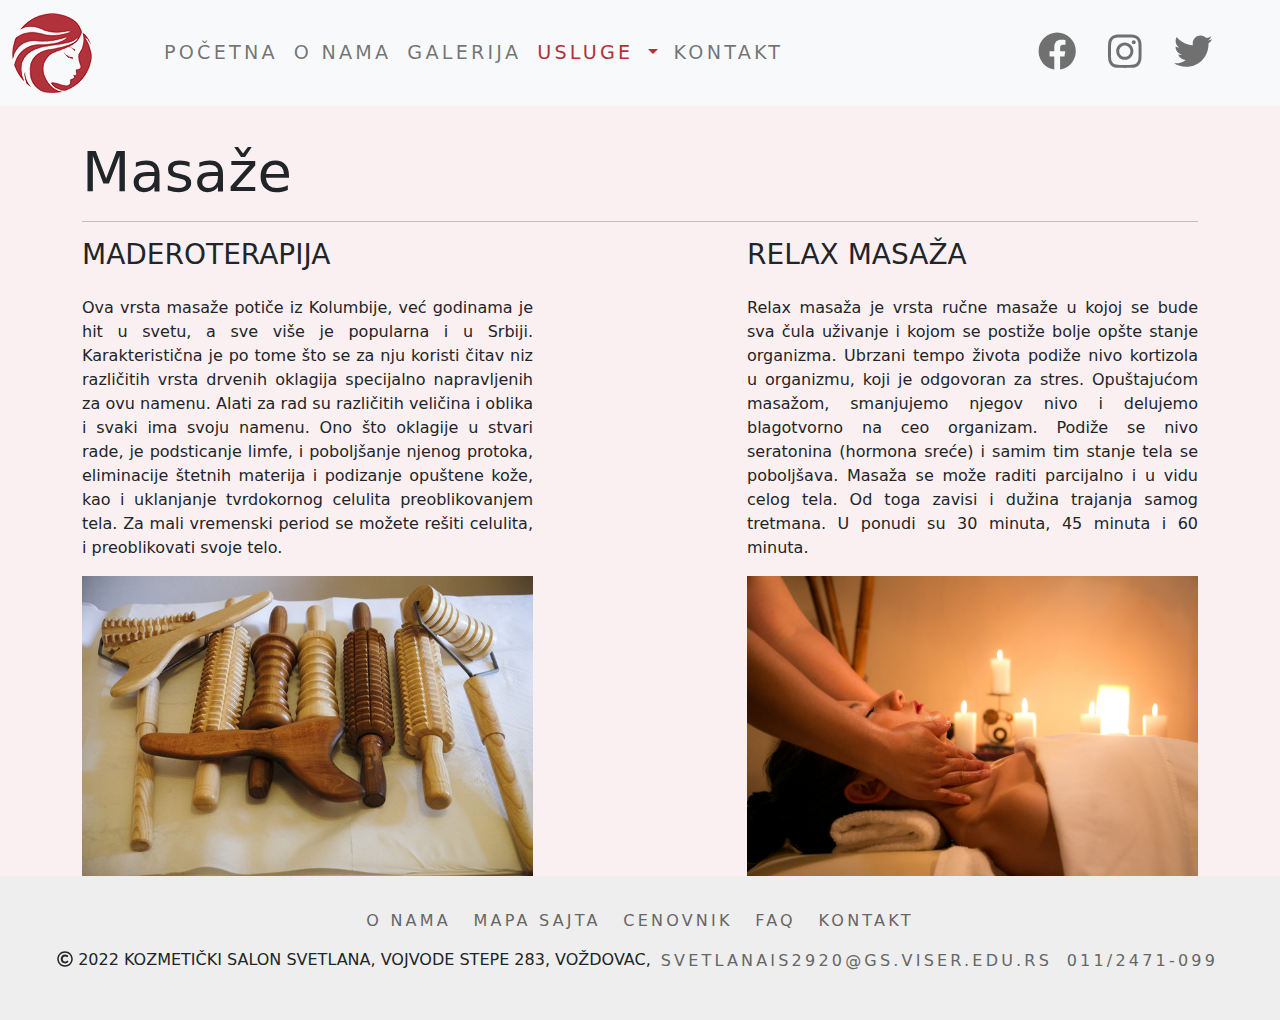
<file: masaze.html>
<!doctype html>
<html lang="en">
  <head>
    <!-- Required meta tags -->
    <meta charset="utf-8">
    <meta name="viewport" content="width=device-width, initial-scale=1">
    <meta name="description" content="Kozmetički salon pruža usluge masaže, relaks masaze, sportske masaže, oklagijama">
    <meta name="keywords" content="kozmeticki salon, relaks, masaža, kamenje, vulkansko, sportska masaža, maderoterapija, oklagije">
    <meta name="author" content="Svetlana Dudes, svetlanais2920@gs.viser.edu.rs">
    <!-- Bootstrap CSS -->
    <link href="css/bootstrap.min.css" type="text/css" rel="stylesheet">
    <link rel="stylesheet" href="css/novistil.css">
    <link rel="shortcut icon" href="slike/logo.png">
    <title>Masaže</title>
  </head>
  <body style="background-color: rgb(251, 240, 241);">
    <nav class="navbar navbar-expand-lg navbar-light bg-light" class="d-flex flex-column min-vh-100">
      <div class="container-fluid">
        <a class="navbar-brand" href="index.html"><img src="slike/logo1.png" alt="logo sajta"></a>
        <button class="navbar-toggler" type="button" data-bs-toggle="collapse" data-bs-target="#navbarSupportedContent" aria-controls="navbarSupportedContent" aria-expanded="false" aria-label="Toggle navigation">
          <span class="navbar-toggler-icon"></span>
        </button>
        <div class="collapse navbar-collapse" id="navbarSupportedContent">
          <ul class="navbar-nav me-auto mb-2 mb-lg-0 ms-5">
            <li class="nav-item">
              <a class="nav-link" aria-current="page" href="index.html">Početna</a>
            </li>
            <li class="nav-item">
              <a class="nav-link" href="onama.html">O nama</a>
            </li>
            <li class="nav-item">
              <a class="nav-link" href="galerija.html">Galerija</a>
            </li>
            <li class="nav-item dropdown">
              <a class="nav-link active dropdown-toggle" href="#" id="navbarDropdown" role="button" data-bs-toggle="dropdown" aria-expanded="false">
                Usluge
              </a>
              <ul class="dropdown-menu" aria-labelledby="navbarDropdown">
                <li><a class="dropdown-item" href="manikir.html">Manikir i pedikir</a></li>
                <li><hr class="dropdown-divider"></li>
                <li><a class="dropdown-item" href="tretmani_lica.html">Tretmani lica</a></li>
                <li><hr class="dropdown-divider"></li>
                <li><a class="dropdown-item" href="masaze.html">Masaže</a></li>
                <li><hr class="dropdown-divider"></li>
                <li><a class="dropdown-item" href="depilacija.html">Depilacija</a></li>
              </ul>
            </li>
            
            <li class="nav-item">
              <a class="nav-link" href="kontakt.html">Kontakt</a>
            </li>
            
          </ul>
          
          <ul class="navbar-nav me-5">
            <li class="nav-item" style="padding-right: 1em;">
              <a class="nav-link" id="fb" href="https://www.facebook.com/svetlana.dudes/" target="_blank"><i class="fab fa-facebook fa-2x"></i></a>
            </li>
              <li class="nav-item" style="padding-right: 1em;">
                <a class="nav-link" id="insta" href="https://www.instagram.com/_svetlanaa_01/" target="_blank"><i class="fab fa-instagram fa-2x"></i></a>
              </li>
              <li class="nav-item">
                <a class="nav-link" id="tw" href="https://twitter.com/?lang=sr" target="_blank"><i class="fab fa-twitter fa-2x"></i></a>
              </li>
            
          </ul>
          
        </div>
      </div>
    </nav>


    <section id="about promo">
    <div class="container">
      <h1 class="display-4">Masaže</h1><hr>
      <div class="row justify-content-between">
        <div class="col-md-5">
            <h3 class="mb-4">MADEROTERAPIJA</h3>
         
          <p style="text-align: justify; "> Ova vrsta masaže potiče iz Kolumbije, već godinama je hit u svetu, a sve više je popularna i u Srbiji.  
          Karakteristična je po tome što se za nju koristi čitav niz različitih vrsta drvenih oklagija specijalno napravljenih za ovu namenu. 
          Alati za rad su različitih veličina i oblika i svaki ima svoju namenu. Ono što oklagije u stvari rade, je podsticanje limfe, i poboljšanje njenog protoka, 
          eliminacije štetnih materija i podizanje opuštene kože, kao i uklanjanje tvrdokornog celulita preoblikovanjem tela. 
          Za mali vremenski period se možete rešiti celulita, i preoblikovati  svoje telo. </p> 
          <div class="col-md-12">
          <img src="slike/oklagije.jpg" alt="Oklagije-madero" style="width:100%;"></div>
        </div>
        <div class="col-md-5" >
            <h3 class="mb-4">RELAX MASAŽA</h3>
            <p style="text-align: justify;">Relax masaža je vrsta ručne  masaže u kojoj se bude sva čula uživanje  i kojom se postiže bolje opšte stanje organizma.
                  Ubrzani tempo života podiže nivo kortizola u organizmu, koji je odgovoran za stres. Opuštajućom masažom, smanjujemo njegov nivo 
                  i delujemo blagotvorno na ceo organizam. Podiže se nivo seratonina (hormona sreće) i samim tim stanje tela se poboljšava.

                Masaža se može raditi parcijalno i u vidu celog tela. Od toga zavisi i dužina trajanja samog tretmana.  U ponudi su 30 minuta, 45 minuta i 60 minuta. </p> 
     
                <div class="col-md-12">
                    <img src="slike/relax.jpg" alt="Relaks masaža" style="width:100%;"></div>
        </div>


      </div>
    </div>

      
        


    </section>


    
 
    <footer class="mt-auto">
      <div class="row text-center">
          <div class="col-12">
              <ul class="list-inline">
                  <li class="list-inline-item"><a href="onama.html">O nama</a></li>
                  <li class="list-inline-item"><a href="mapasajta.html">Mapa sajta</a></li>
                  <li class="list-inline-item"><a href="cenovnik.html">Cenovnik</a></li>
                  <li class="list-inline-item"><a href="faq.html">FAQ</a></li>
                  <li class="list-inline-item"><a href="kontakt.html">Kontakt</a></li>
              </ul>
              <p>
                  <i class="far fa-copyright" aria-hidden="true"></i> 2022 Kozmetički salon Svetlana,
                  Vojvode Stepe 283, Voždovac, <a href="mailto: svetlanais2920@gs.viser.edu.rs">svetlanais2920@gs.viser.edu.rs</a>
                  <a href="tel:+11-2471-099">011/2471-099</a>
              </p>
          </div>
      </div>
  </footer>

    <!-- Optional JavaScript; choose one of the two! -->

    <!-- Option 1: Bootstrap Bundle with Popper -->
    <script src="js/bootstrap.bundle.min.js" ></script>
    <script src="js/all.min.js"></script>

    <!-- Option 2: Separate Popper and Bootstrap JS -->
    <!--
    <script src="https://cdn.jsdelivr.net/npm/@popperjs/core@2.10.2/dist/umd/popper.min.js" integrity="sha384-7+zCNj/IqJ95wo16oMtfsKbZ9ccEh31eOz1HGyDuCQ6wgnyJNSYdrPa03rtR1zdB" crossorigin="anonymous"></script>
    <script src="https://cdn.jsdelivr.net/npm/bootstrap@5.1.3/dist/js/bootstrap.min.js" integrity="sha384-QJHtvGhmr9XOIpI6YVutG+2QOK9T+ZnN4kzFN1RtK3zEFEIsxhlmWl5/YESvpZ13" crossorigin="anonymous"></script>
    -->
  </body>
</html>
</file>
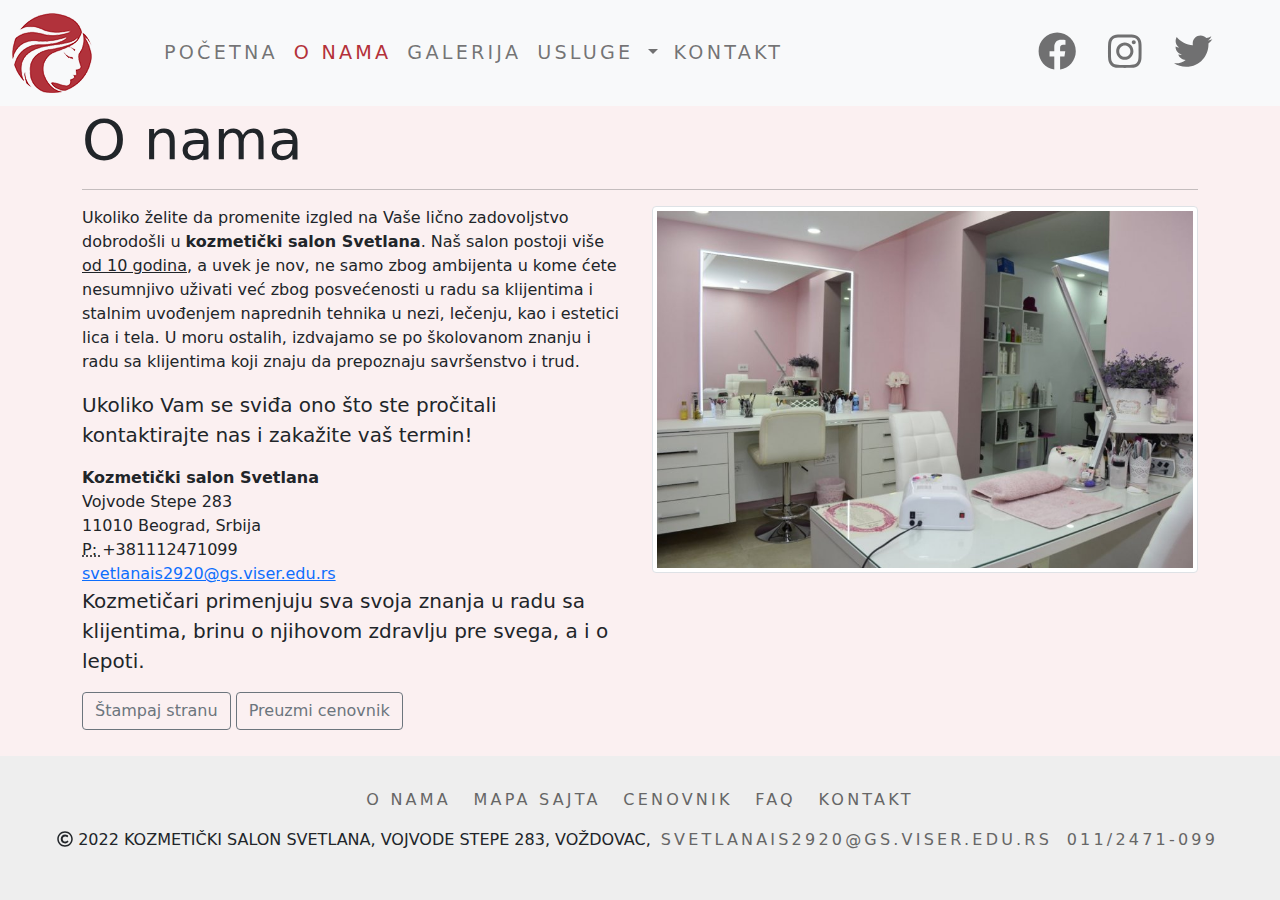
<file: onama.html>
<!doctype html>
<html lang="en">
  <head>
    <!-- Required meta tags -->
    <meta charset="utf-8">
    <meta name="viewport" content="width=device-width, initial-scale=1">
    <meta name="description" content="Kozmetički salon pruža usluge depilacija, tretmana lica, piling, manikir, pedikir, masaže">
    <meta name="keywords" content="kozmeticki salon, depilacija, manikir, pedikir, piling, tretmani lica, 
    vocne kiseline, cescenje lica, ultrazvucna spatula, dermapen, masaza, relaks masaza, relax, masaza kamenjem, kontakt">
    <meta name="author" content="Svetlana Dudes, svetlanais2920@gs.viser.edu.rs">
    <!-- Bootstrap CSS -->
    <link href="css/bootstrap.min.css" type="text/css" rel="stylesheet">
    <link rel="stylesheet" href="css/novistil.css">
    <link rel="shortcut icon" href="slike/logo.png">

    <title> O nama</title>
  </head>
  <body  style="background-color: rgb(251, 240, 241);" class="d-flex flex-column min-vh-100">
    <nav class="navbar navbar-expand-lg navbar-light bg-light">
      <div class="container-fluid">
        <a class="navbar-brand" href="index.html"><img src="slike/logo1.png" alt="logo sajta"></a>
        <button class="navbar-toggler" type="button" data-bs-toggle="collapse" data-bs-target="#navbarSupportedContent" aria-controls="navbarSupportedContent" aria-expanded="false" aria-label="Toggle navigation">
          <span class="navbar-toggler-icon"></span>
        </button>
        <div class="collapse navbar-collapse" id="navbarSupportedContent">
          <ul class="navbar-nav me-auto mb-2 mb-lg-0 ms-5">
            <li class="nav-item">
              <a class="nav-link " aria-current="page" href="index.html">Početna</a>
            </li>
            <li class="nav-item">
              <a class="nav-link active" href="onama.html">O nama</a>
            </li>
            <li class="nav-item">
              <a class="nav-link" href="galerija.html">Galerija</a>
            </li>
            <li class="nav-item dropdown">
              <a class="nav-link dropdown-toggle" href="#" id="navbarDropdown" role="button" data-bs-toggle="dropdown" aria-expanded="false">
                Usluge
              </a>
              <ul class="dropdown-menu" aria-labelledby="navbarDropdown">
                <li><a class="dropdown-item" href="manikir.html">Manikir i pedikir</a></li>
                <li><hr class="dropdown-divider"></li>
                <li><a class="dropdown-item" href="tretmani_lica.html">Tretmani lica</a></li>
                <li><hr class="dropdown-divider"></li>
                <li><a class="dropdown-item" href="masaze.html">Masaže</a></li>
                <li><hr class="dropdown-divider"></li>
                <li><a class="dropdown-item" href="depilacija.html">Depilacija</a></li>
              </ul>
            </li>
            
            <li class="nav-item">
              <a class="nav-link" href="kontakt.html">Kontakt</a>
            </li>
          </ul>
          <ul class="navbar-nav me-5">
            <li class="nav-item" style="padding-right: 1em;">
              <a class="nav-link" id="fb" href="https://www.facebook.com/svetlana.dudes/" target="_blank"><i class="fab fa-facebook fa-2x"></i></a>
            </li>
              <li class="nav-item" style="padding-right: 1em;">
                <a class="nav-link" id="insta" href="https://www.instagram.com/_svetlanaa_01/" target="_blank"><i class="fab fa-instagram fa-2x"></i></a>
              </li>
              <li class="nav-item">
                <a class="nav-link" id="tw" href="https://twitter.com/?lang=sr" target="_blank"><i class="fab fa-twitter fa-2x"></i></a>
              </li>
            
          </ul>
        </div>
      </div>
    </nav>

    <div class="container">
      <h1 class="display-4">O nama</h1>
      <hr>
      <div class="row">
          <div class="col-6">
              <p> Ukoliko želite da promenite izgled na Vaše lično zadovoljstvo dobrodošli u <strong>kozmetički salon Svetlana</strong>. 
                Naš salon postoji više <u>od 10 godina</u>, a uvek je nov, ne samo zbog ambijenta u kome ćete nesumnjivo uživati već zbog posvećenosti u radu sa
                klijentima i stalnim uvođenjem naprednih tehnika u nezi, lečenju, kao i estetici lica i tela.
                U moru ostalih, izdvajamo se po školovanom znanju i radu sa klijentima koji znaju da prepoznaju savršenstvo i trud.</p>
              <p class="lead">Ukoliko Vam se sviđa ono što ste pročitali kontaktirajte nas i zakažite vaš termin!</p>
              <adress>
                  <strong>Kozmetički salon Svetlana</strong>
                  <br>
                  Vojvode Stepe 283
                  <br>
                  11010 Beograd, Srbija
                  <br>
                  <abbr title="Phone">
                      P:
                  </abbr>
                  +381112471099
                  <br>
                  <a href="mailto: office@voio.rs">svetlanais2920@gs.viser.edu.rs</a>
              </adress>
              <br>
              <figure>
                  <blockquote class="blockquote">
                    <p>Kozmetičari primenjuju sva svoja znanja u radu sa klijentima, brinu o njihovom zdravlju pre svega, a i o lepoti. </p>
                  </blockquote>
                </figure>
                
          </div>
          <div class="col-6">
              <img src="slike/onama.jpg" class="img-thumbnail" alt="Kozmetički salon">
          </div>
       </div>
       <a class="btn btn-outline-secondary" href="stampa.html" role="button">Štampaj stranu</a>
       <a class="btn btn-outline-secondary" href="cenovnik.pdf" target="_blank" role="button">Preuzmi cenovnik</a>
    </div>



     <footer class="mt-auto">
      <div class="row text-center">
          <div class="col-12">
              <ul class="list-inline">
                  <li class="list-inline-item"><a href="onama.html">O nama</a></li>
                  <li class="list-inline-item"><a href="mapasajta.html">Mapa sajta</a></li>
                  <li class="list-inline-item"><a href="cenovnik.html">Cenovnik</a></li>
                  <li class="list-inline-item"><a href="faq.html">FAQ</a></li>
                  <li class="list-inline-item"><a href="kontakt.html">Kontakt</a></li>
              </ul>
              <p>
                  <i class="far fa-copyright" aria-hidden="true"></i> 2022 Kozmetički salon Svetlana,
                  Vojvode Stepe 283, Voždovac, <a href="mailto: svetlanais2920@gs.viser.edu.rs">svetlanais2920@gs.viser.edu.rs</a>
                  <a href="tel:+11-2471-099">011/2471-099</a>
              </p>
          </div>
      </div>
  </footer>

    <!-- Optional JavaScript; choose one of the two! -->

    <!-- Option 1: Bootstrap Bundle with Popper -->
    <script src="js/bootstrap.bundle.min.js" ></script>
    <script src="js/all.min.js"></script>

    <!-- Option 2: Separate Popper and Bootstrap JS -->
    <!--
    <script src="https://cdn.jsdelivr.net/npm/@popperjs/core@2.10.2/dist/umd/popper.min.js" integrity="sha384-7+zCNj/IqJ95wo16oMtfsKbZ9ccEh31eOz1HGyDuCQ6wgnyJNSYdrPa03rtR1zdB" crossorigin="anonymous"></script>
    <script src="https://cdn.jsdelivr.net/npm/bootstrap@5.1.3/dist/js/bootstrap.min.js" integrity="sha384-QJHtvGhmr9XOIpI6YVutG+2QOK9T+ZnN4kzFN1RtK3zEFEIsxhlmWl5/YESvpZ13" crossorigin="anonymous"></script>
    -->
  </body>
</html>
</file>
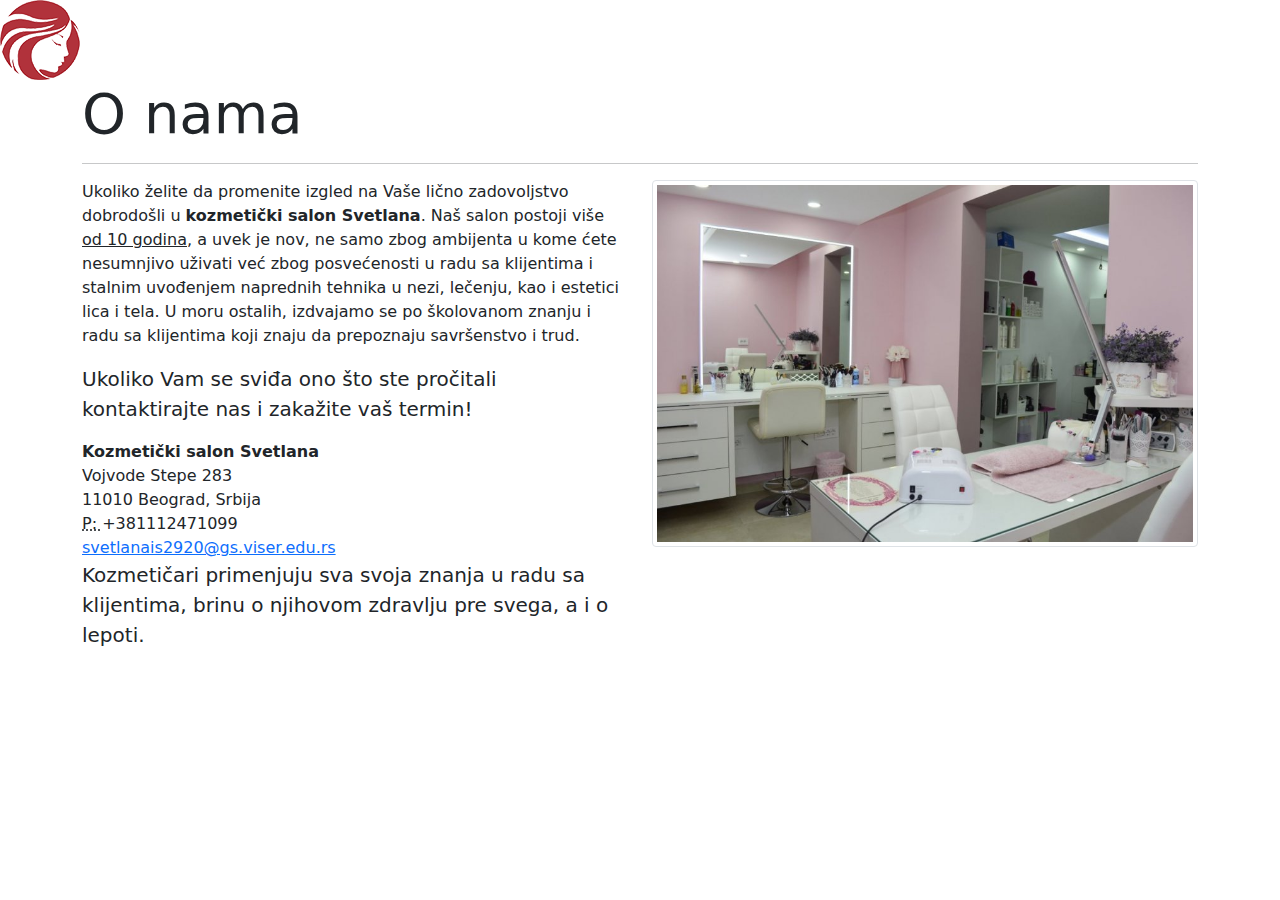
<file: stampa.html>
<!doctype html>
<html lang="en">
  <head>
    <!-- Required meta tags -->
    <meta charset="utf-8">
    <meta name="viewport" content="width=device-width, initial-scale=1">
    <meta name="description" content="Kozmetički salon pruža usluge depilacija, tretmana lica, piling, manikir, pedikir, masaže">
    <meta name="keywords" content="kozmeticki salon, štampa, o nama">
    <meta name="author" content="Svetlana Dudes, svetlanais2920@gs.viser.edu.rs">
    <!-- Bootstrap CSS -->
    <link href="css/bootstrap.min.css" type="text/css" rel="stylesheet">
    <link rel="stylesheet" href="css/novistil.css">
    <link rel="shortcut icon" href="slike/logo.png">

    <title>Strana za štampu</title>
  </head>
  <body>

        <a class="navbar-brand" href="index.html"><img src="slike/logo1.png" alt="logo sajta"></a>
        

        <div class="container">
          <h1 class="display-4">O nama</h1>
          <hr>
          <div class="row">
              <div class="col-6">
                  <p> Ukoliko želite da promenite izgled na Vaše lično zadovoljstvo dobrodošli u <strong>kozmetički salon Svetlana</strong>. 
                    Naš salon postoji više <u>od 10 godina</u>, a uvek je nov, ne samo zbog ambijenta u kome ćete nesumnjivo uživati već zbog posvećenosti u radu sa
                    klijentima i stalnim uvođenjem naprednih tehnika u nezi, lečenju, kao i estetici lica i tela.
                    U moru ostalih, izdvajamo se po školovanom znanju i radu sa klijentima koji znaju da prepoznaju savršenstvo i trud.</p>
                  <p class="lead">Ukoliko Vam se sviđa ono što ste pročitali kontaktirajte nas i zakažite vaš termin!</p>
                  <adress>
                      <strong>Kozmetički salon Svetlana</strong>
                      <br>
                      Vojvode Stepe 283
                      <br>
                      11010 Beograd, Srbija
                      <br>
                      <abbr title="Phone">
                          P:
                      </abbr>
                      +381112471099
                      <br>
                      <a href="mailto: svetlanais2920@gs.viser.edu.rs">svetlanais2920@gs.viser.edu.rs</a>
                  </adress>
                  <br>
                  <figure>
                      <blockquote class="blockquote">
                        <p>Kozmetičari primenjuju sva svoja znanja u radu sa klijentima, brinu o njihovom zdravlju pre svega, a i o lepoti. </p>
                      </blockquote>
                    </figure>
                    
              </div>
              <div class="col-6">
                  <img src="slike/onama.jpg" class="img-thumbnail" alt="Kozmetički salon">
              </div>
           </div>
        </div>

    <!-- Optional JavaScript; choose one of the two! -->

    <!-- Option 1: Bootstrap Bundle with Popper -->
    <script src="js/bootstrap.bundle.min.js" ></script>

    <!-- Option 2: Separate Popper and Bootstrap JS -->
    <!--
    <script src="https://cdn.jsdelivr.net/npm/@popperjs/core@2.10.2/dist/umd/popper.min.js" integrity="sha384-7+zCNj/IqJ95wo16oMtfsKbZ9ccEh31eOz1HGyDuCQ6wgnyJNSYdrPa03rtR1zdB" crossorigin="anonymous"></script>
    <script src="https://cdn.jsdelivr.net/npm/bootstrap@5.1.3/dist/js/bootstrap.min.js" integrity="sha384-QJHtvGhmr9XOIpI6YVutG+2QOK9T+ZnN4kzFN1RtK3zEFEIsxhlmWl5/YESvpZ13" crossorigin="anonymous"></script>
    -->
  </body>
</html>
</file>
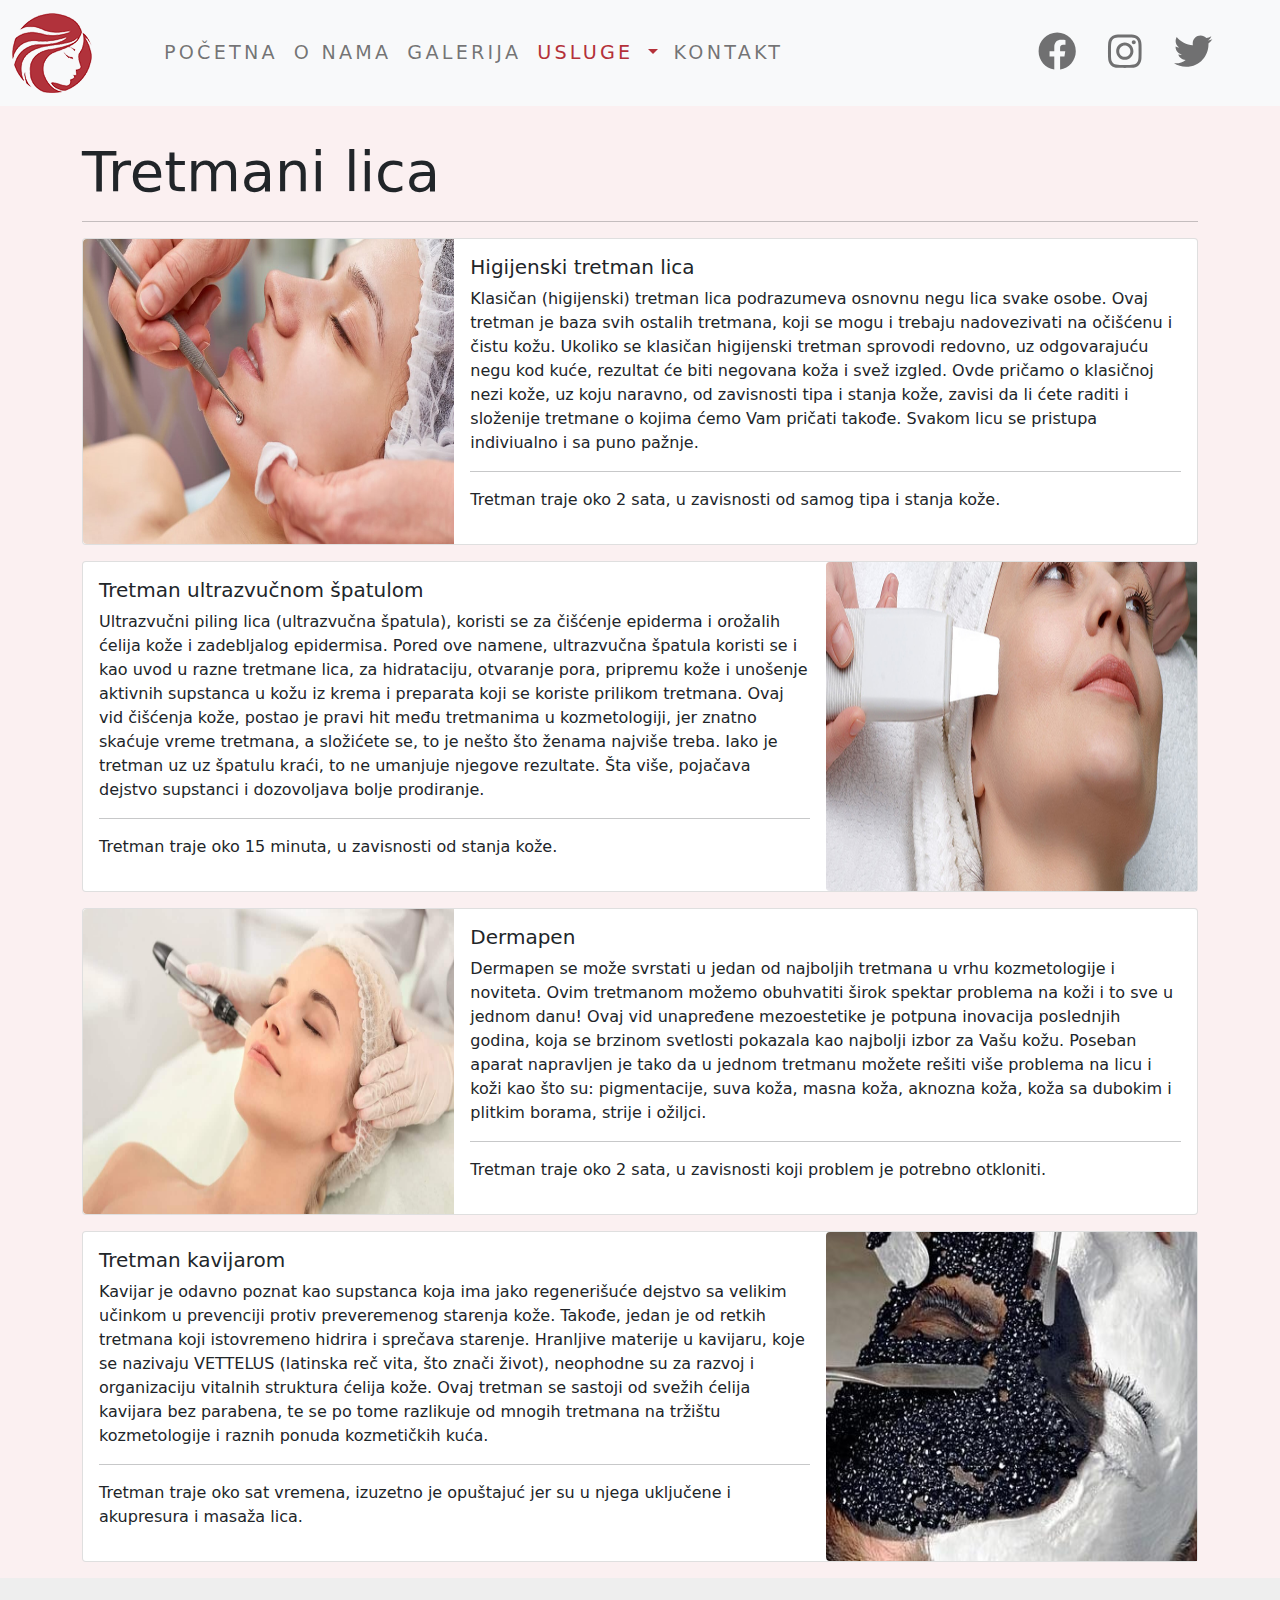
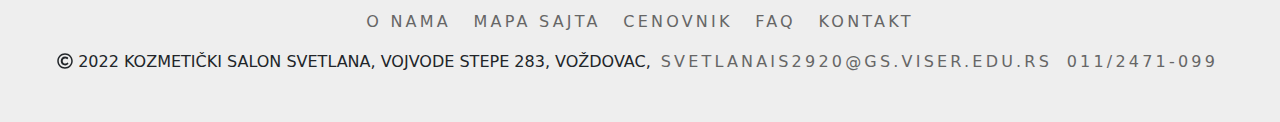
<file: tretmani_lica.html>
<!doctype html>
<html lang="en">
  <head>
    <!-- Required meta tags -->
    <meta charset="utf-8">
    <meta name="viewport" content="width=device-width, initial-scale=1">
    <meta name="description" content="Kozmetički salon pruža usluge tretmana lica, klasičnog tačnije higijenskog tretmana, dermapena, ultrazvučne špatule">
    <meta name="keywords" content="kozmeticki salon, dermapen, klasični, higijenski, tretmani, lice, ultrazvuk, špatula">
    <meta name="author" content="Svetlana Dudes, svetlanais2920@gs.viser.edu.rs">
    <!-- Bootstrap CSS -->
    <link href="css/bootstrap.min.css" type="text/css" rel="stylesheet">
    <link rel="stylesheet" href="css/novistil.css">
    <link rel="shortcut icon" href="slike/logo.png">
    
    <title>Tretmani lica</title>
  </head>
  <body style="background-color: rgb(251, 240, 241);" class="d-flex flex-column min-vh-100">
    <nav class="navbar navbar-expand-lg navbar-light bg-light">
      <div class="container-fluid">
        <a class="navbar-brand" href="index.html"><img src="slike/logo1.png" alt="logo sajta" ></a>
        <button class="navbar-toggler" type="button" data-bs-toggle="collapse" data-bs-target="#navbarSupportedContent" aria-controls="navbarSupportedContent" aria-expanded="false" aria-label="Toggle navigation">
          <span class="navbar-toggler-icon"></span>
        </button>
        <div class="collapse navbar-collapse" id="navbarSupportedContent">
          <ul class="navbar-nav me-auto mb-2 mb-lg-0 ms-5">
            <li class="nav-item">
              <a class="nav-link" aria-current="page" href="index.html">Početna</a>
            </li>
            <li class="nav-item">
              <a class="nav-link" href="onama.html">O nama</a>
            </li>
            <li class="nav-item">
              <a class="nav-link" href="galerija.html">Galerija</a>
            </li>
            <li class="nav-item dropdown">
              <a class="nav-link active dropdown-toggle" href="#" id="navbarDropdown" role="button" data-bs-toggle="dropdown" aria-expanded="false">
                Usluge
              </a>
              <ul class="dropdown-menu" aria-labelledby="navbarDropdown">
                <li><a class="dropdown-item" href="manikir.html">Manikir i pedikir</a></li>
                <li><hr class="dropdown-divider"></li>
                <li><a class="dropdown-item" href="tretmani_lica.html">Tretmani lica</a></li>
                <li><hr class="dropdown-divider"></li>
                <li><a class="dropdown-item" href="masaze.html">Masaže</a></li>
                <li><hr class="dropdown-divider"></li>
                <li><a class="dropdown-item" href="depilacija.html">Depilacija</a></li>
              </ul>
            </li>
            
            <li class="nav-item">
              <a class="nav-link" href="kontakt.html">Kontakt</a>
            </li>
            
          </ul>
          
          <ul class="navbar-nav me-5">
           <li class="nav-item" style="padding-right: 1em;">
              <a class="nav-link" id="fb" href="https://www.facebook.com/svetlana.dudes/" target="_blank"><i class="fab fa-facebook fa-2x"></i></a>
            </li>
              <li class="nav-item" style="padding-right: 1em;">
                <a class="nav-link" id="insta" href="https://www.instagram.com/_svetlanaa_01/" target="_blank"><i class="fab fa-instagram fa-2x"></i></a>
              </li>
              <li class="nav-item">
                <a class="nav-link" id="tw" href="https://twitter.com/?lang=sr" target="_blank"><i class="fab fa-twitter fa-2x"></i></a>
              </li>
            
          </ul>
          
        </div>
      </div>
    </nav>


    <section id="about promo">
      <div class="container">
      <h1 class="display-4">Tretmani lica</h1><hr>
        <div class="card mb-3">
          <div class="row g-0">
            <div class="col-md-4">
              <img src="slike/klasicni tretman.jpg" class="img-fluid rounded-start" alt="Higijenski tretman" style="height: 100%;">
            </div>
            <div class="col-md-8">
              <div class="card-body">
                <h5 class="card-title">Higijenski tretman lica</h5>
                <p class="card-text">Klasičan (higijenski) tretman lica podrazumeva osnovnu negu lica svake osobe. Ovaj tretman je baza svih ostalih tretmana, 
                  koji se mogu i trebaju nadovezivati na očišćenu i čistu kožu. Ukoliko se klasičan higijenski tretman sprovodi redovno, uz odgovarajuću negu kod kuće,
                   rezultat će biti negovana koža i svež izgled. Ovde pričamo o klasičnoj nezi kože, uz koju naravno, od zavisnosti tipa i stanja kože, 
                   zavisi da li ćete raditi i složenije tretmane o kojima ćemo Vam pričati takođe. Svakom licu se pristupa indiviualno i sa puno pažnje. 
                   <hr>Tretman traje oko 2 sata, u zavisnosti od samog tipa i stanja kože. </p>
              </div>
            </div>
          </div>
        </div>

        <div class="card mb-3">
          <div class="row g-0">
            <div class="col-md-8">
              <div class="card-body">
                <h5 class="card-title">Tretman ultrazvučnom špatulom</h5>
                <p class="card-text"> Ultrazvučni piling lica (ultrazvučna špatula), koristi se za čišćenje epiderma i orožalih ćelija kože i zadebljalog epidermisa.
                   Pored ove namene, ultrazvučna špatula koristi se i kao uvod u razne tretmane lica, za hidrataciju, otvaranje pora, pripremu kože
                    i unošenje aktivnih supstanca u kožu iz krema i preparata koji se koriste prilikom tretmana.

                  Ovaj vid čišćenja kože, postao je pravi hit među tretmanima u kozmetologiji, jer znatno skaćuje vreme tretmana, a složićete se, 
                  to je nešto što ženama najviše treba.  Iako je tretman uz uz špatulu kraći, to ne umanjuje njegove rezultate. 
                  Šta više, pojačava dejstvo  supstanci i dozovoljava bolje prodiranje.
                  <hr>Tretman traje oko 15 minuta, u zavisnosti od stanja kože.
                </p>
              </div>
            </div>
            <div class="col-md-4">
              <img src="slike/ultrazvucna.jpg" class="img-fluid rounded-start" alt="Tretman ultrazvučnom špatulom" style="height: 100%;">
            </div>
          </div>
        </div>
        
        <div class="card mb-3">
          <div class="row g-0">
            <div class="col-md-4">
              <img src="slike/dermapen.jpg" class="img-fluid rounded-start" alt="Dermapen" style="height: 100%;">
            </div>
            <div class="col-md-8">
              <div class="card-body">
                <h5 class="card-title">Dermapen</h5>
                <p class="card-text">Dermapen  se može svrstati u jedan od najboljih tretmana u vrhu kozmetologije i noviteta. 
                  Ovim tretmanom možemo obuhvatiti širok spektar problema na koži i to sve u jednom danu! Ovaj vid unapređene mezoestetike je potpuna inovacija poslednjih godina, 
                  koja se brzinom svetlosti pokazala kao najbolji izbor za Vašu kožu. 
                  Poseban aparat napravljen je tako da u jednom tretmanu možete rešiti više problema na licu i koži kao što su: pigmentacije,
                  suva koža, masna koža, aknozna koža, koža sa dubokim i plitkim borama, strije i ožiljci.
                  <hr>Tretman traje oko 2 sata, u zavisnosti koji problem je potrebno otkloniti.
                </p>
              </div>
            </div>
          </div>
        </div>




        <div class="card mb-3">
          <div class="row g-0">
            <div class="col-md-8">
              <div class="card-body">
                <h5 class="card-title">Tretman kavijarom</h5>
                <p class="card-text">Kavijar je odavno poznat  kao supstanca koja ima jako regenerišuće dejstvo sa velikim učinkom u prevenciji protiv preveremenog starenja kože. 
                  Takođe, jedan je od retkih tretmana koji istovremeno hidrira  i sprečava  starenje. Hranljive materije u kavijaru, koje se nazivaju VETTELUS 
                  (latinska reč vita, što znači život), neophodne su za  razvoj i organizaciju vitalnih struktura ćelija kože.

                  Ovaj tretman se sastoji od svežih ćelija kavijara bez parabena, te se po tome razlikuje od mnogih tretmana na tržištu kozmetologije i raznih ponuda kozmetičkih kuća. 
                  <hr> Tretman traje oko sat vremena, izuzetno je opuštajuć jer su u njega uključene i akupresura i masaža lica.
                </p>
              </div>
            </div>
            <div class="col-md-4">
              <img src="slike/kavijar.jpg" class="img-fluid rounded-start" alt="Tretman kavijarom" style="height: 100%;">
            </div>
          </div>
        </div>

        


    </section>
 
    <footer class="mt-auto">
      <div class="row text-center">
          <div class="col-12">
              <ul class="list-inline">
                  <li class="list-inline-item"><a href="onama.html">O nama</a></li>
                  <li class="list-inline-item"><a href="mapasajta.html">Mapa sajta</a></li>
                  <li class="list-inline-item"><a href="cenovnik.html">Cenovnik</a></li>
                  <li class="list-inline-item"><a href="faq.html">FAQ</a></li>
                  <li class="list-inline-item"><a href="kontakt.html">Kontakt</a></li>
              </ul>
              <p>
                  <i class="far fa-copyright" aria-hidden="true"></i> 2022 Kozmetički salon Svetlana,
                  Vojvode Stepe 283, Voždovac, <a href="mailto: svetlanais2920@gs.viser.edu.rs">svetlanais2920@gs.viser.edu.rs</a>
                  <a href="tel:+11-2471-099">011/2471-099</a>
              </p>
          </div>
      </div>
  </footer>

    <!-- Optional JavaScript; choose one of the two! -->

    <!-- Option 1: Bootstrap Bundle with Popper -->
    <script src="js/bootstrap.bundle.min.js" ></script>
    <script src="js/all.min.js"></script>

    <!-- Option 2: Separate Popper and Bootstrap JS -->
    <!--
    <script src="https://cdn.jsdelivr.net/npm/@popperjs/core@2.10.2/dist/umd/popper.min.js" integrity="sha384-7+zCNj/IqJ95wo16oMtfsKbZ9ccEh31eOz1HGyDuCQ6wgnyJNSYdrPa03rtR1zdB" crossorigin="anonymous"></script>
    <script src="https://cdn.jsdelivr.net/npm/bootstrap@5.1.3/dist/js/bootstrap.min.js" integrity="sha384-QJHtvGhmr9XOIpI6YVutG+2QOK9T+ZnN4kzFN1RtK3zEFEIsxhlmWl5/YESvpZ13" crossorigin="anonymous"></script>
    -->
  </body>
</html>
</file>
<file: css/novistil.css>
ul.navbar-nav > li >a {
    letter-spacing: 0.2rem;
    text-transform: uppercase;
    font-size: larger;
}


ul.navbar-nav > li >a:hover{
    color: #b43139 !important;
    text-decoration: underline;
}


ul.navbar-nav > li.nav-item.dropdown > ul.dropdown-menu > li > a {
    letter-spacing: 0.15rem;
}


.active{
    color: #b43139 !important;
}

ul.navbar-nav > li.nav-item.dropdown > ul.dropdown-menu > li > a:hover{
    background-color: white !important;
    color: #b43139
}


section {
    margin-top: 2rem;

}
.list-unstyled li{
    padding: 1.5rem;
    border-bottom: 1px solid #343a40;
}

.list-unstyled li a{
    color: black;
    text-decoration: none;
}

.photo-gallery{
    color: #313437;
    background-color:  rgb(251, 240, 241);

}

.photos{
    padding-bottom:20px;
}
.item {
    padding-bottom: 30px;
}

.card{
    height: 100%;
  }

footer{
    padding: 2rem;
    background-color: #eee;
    margin-top: 2rem;
}
footer a{
    color: #666666 !important;
    transition: color 0.4s ease-in;
    padding: 0.3rem;
    letter-spacing: 0.2rem;
    text-transform: uppercase;
    text-decoration: none;
}
footer a:hover{
    color: black;
}
footer p {
    letter-spacing: 0,2rem;
    text-transform: uppercase;
}

 
#fb:hover{
    color: blue !important;
}

#insta:hover{
    color: blueviolet !important;
}
#tw:hover{
    color: aqua !important;
}
</file>
